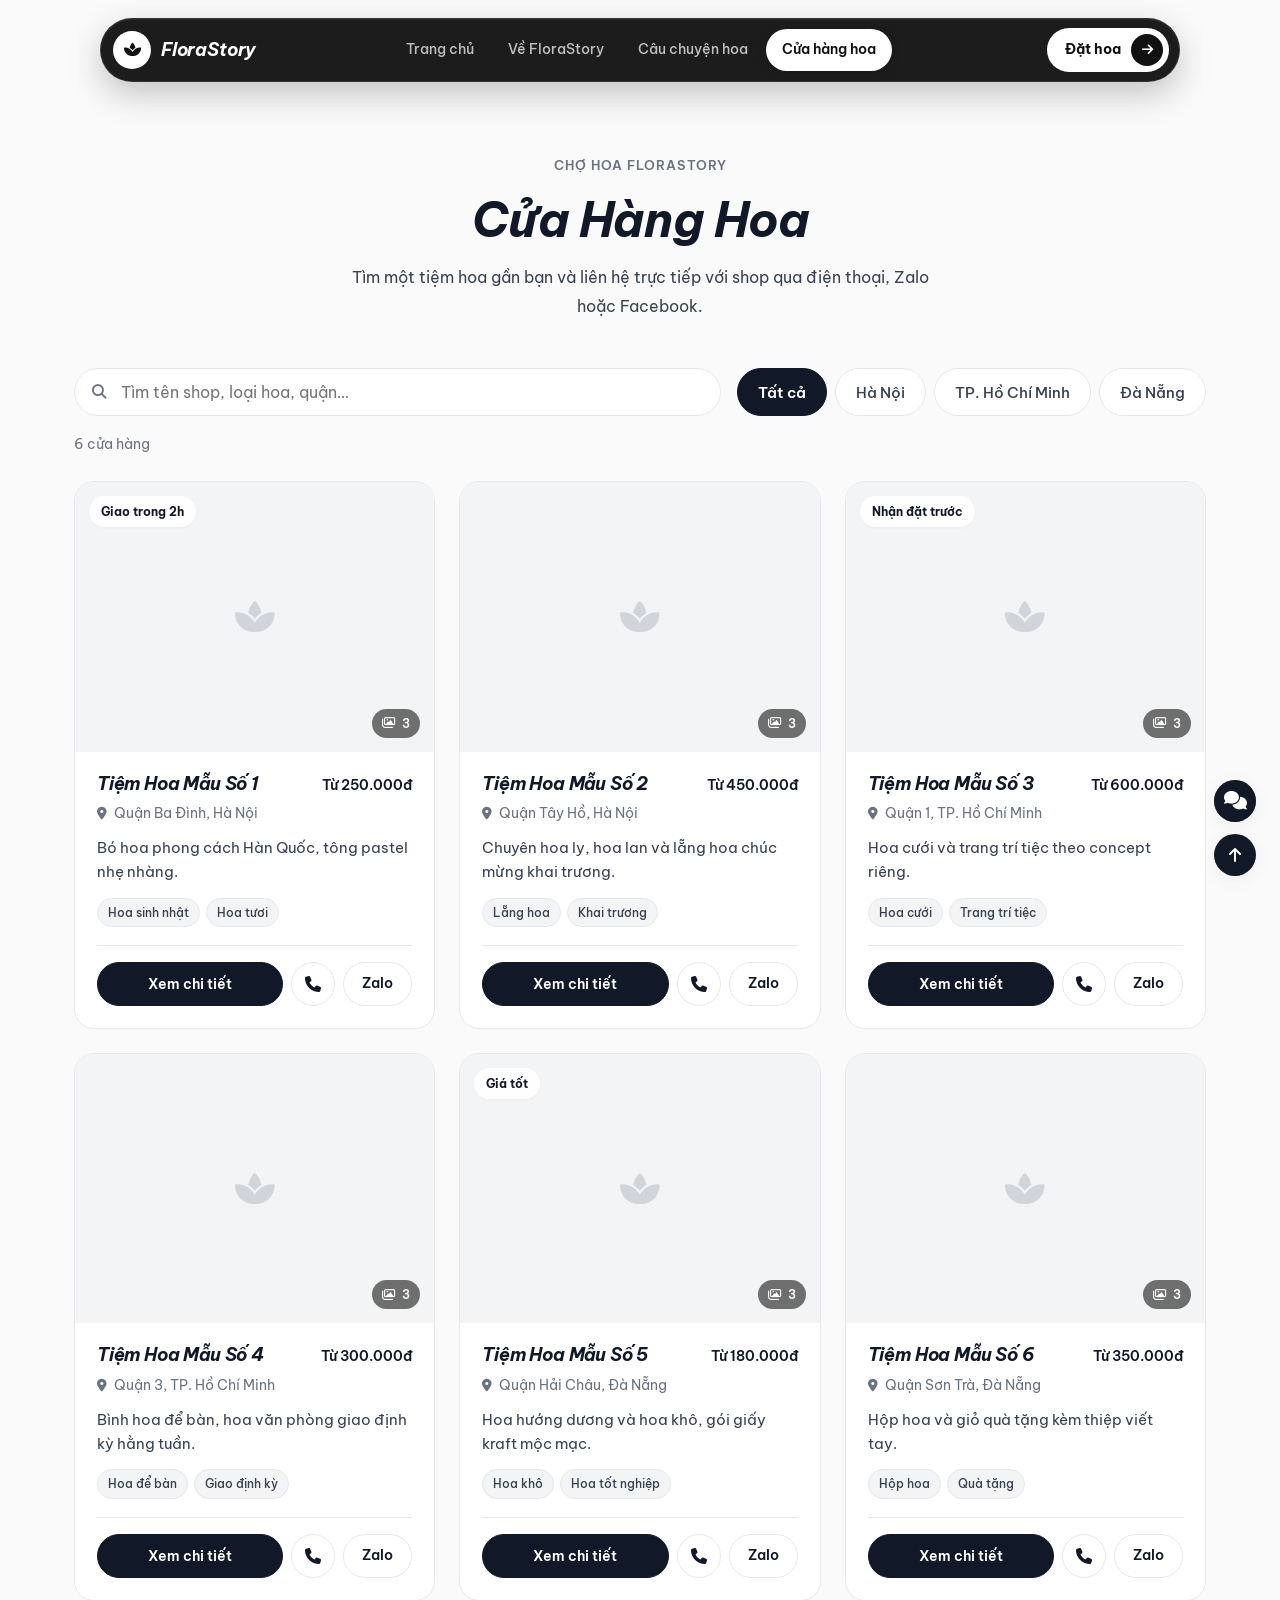
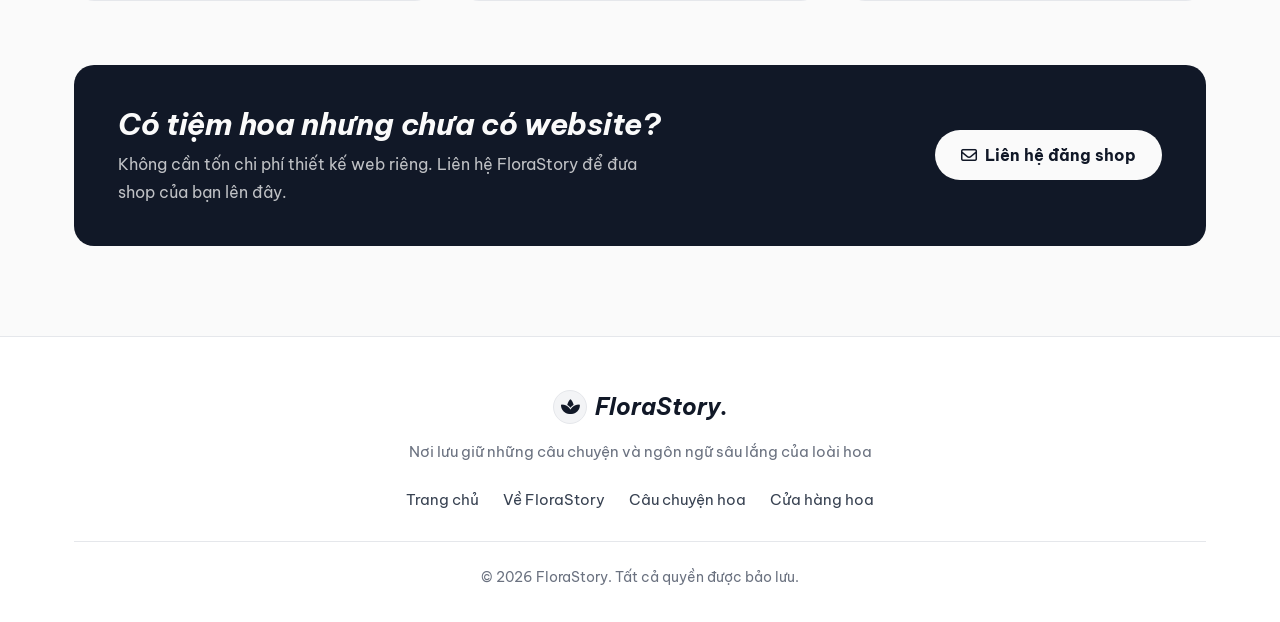
<file: shops.html>
<!DOCTYPE html>
<html lang="vi" data-theme="light">
<head>
    <meta charset="UTF-8">
    <meta name="viewport" content="width=device-width, initial-scale=1.0">
    <title>Cửa Hàng Hoa - FloraStory</title>
    <!-- Favicon -->
    <link rel="icon" href="favicon.svg" type="image/svg+xml">
    <link rel="icon" href="favicon-32.png" sizes="32x32" type="image/png">
    <link rel="apple-touch-icon" href="apple-touch-icon.png">
    <!-- Google Fonts -->
    <link rel="preconnect" href="https://fonts.googleapis.com">
    <link rel="preconnect" href="https://fonts.gstatic.com" crossorigin>
    <link href="https://fonts.googleapis.com/css2?family=Be+Vietnam+Pro:ital,wght@0,300;0,400;0,500;0,600;0,700;0,800;1,300;1,400;1,500;1,600&display=swap" rel="stylesheet">
    <!-- Font Awesome Icons -->
    <link rel="stylesheet" href="https://cdnjs.cloudflare.com/ajax/libs/font-awesome/6.4.0/css/all.min.css">
    <!-- Main Stylesheet -->
    <link rel="stylesheet" href="styles.css">
</head>
<body class="inner-page">

    <!-- Reading Progress Bar -->
    <div class="progress-container">
        <div class="progress-bar" id="progressBar"></div>
    </div>

    <!-- Pill Navbar (Light variant) -->
    <header class="hero-navbar" id="heroNavbar">
        <div class="hero-pill">
            <a href="index.html" class="hero-nav-logo" aria-label="FloraStory - Trang chủ">
                <span class="hero-logo-icon"><i class="fa-solid fa-spa"></i></span>
                <span class="hero-logo-text">FloraStory</span>
            </a>

            <nav class="hero-nav-links" id="heroNavMenu" aria-label="Menu chính">
                <span class="nav-indicator" aria-hidden="true"></span>
                <a href="index.html" class="hero-nav-link">Trang chủ</a>
                <a href="about.html" class="hero-nav-link">Về FloraStory</a>
                <a href="stories.html" class="hero-nav-link">Câu chuyện hoa</a>
                <a href="shops.html" class="hero-nav-link active" aria-current="page">Cửa hàng hoa</a>
            </nav>

            <div class="hero-nav-right">
                <a href="shops.html" class="hero-cta-btn">
                    <span>Đặt hoa</span>
                    <span class="hero-cta-icon"><i class="fa-solid fa-arrow-right"></i></span>
                </a>
                <button class="hero-mobile-btn" id="heroMobileBtn" type="button" aria-label="Mở menu" aria-expanded="false" aria-controls="heroMobileMenu">
                    <span></span><span></span>
                </button>
            </div>
        </div>

        <div class="hero-mobile-menu" id="heroMobileMenu">
            <a href="index.html" class="hero-mobile-link"><span class="mtext">Trang chủ</span></a>
            <a href="about.html" class="hero-mobile-link"><span class="mtext">Về FloraStory</span></a>
            <a href="stories.html" class="hero-mobile-link"><span class="mtext">Câu chuyện hoa</span></a>
            <a href="shops.html" class="hero-mobile-link active" aria-current="page"><span class="mtext">Cửa hàng hoa</span></a>
            <a href="shops.html" class="hero-mobile-cta">Đặt hoa ngay <i class="fa-solid fa-arrow-right"></i></a>
        </div>
    </header>

    <main class="shops-main">
        <!-- Tiêu đề trang -->
        <section class="page-header-section">
            <div class="container text-center">
                <span class="hero-subtitle-tag">Chợ hoa FloraStory</span>
                <h1 class="page-title">Cửa Hàng Hoa</h1>
                <p class="page-desc">Tìm một tiệm hoa gần bạn và liên hệ trực tiếp với shop qua điện thoại, Zalo hoặc Facebook.</p>
            </div>
        </section>

        <!-- Thanh tìm kiếm + lọc khu vực -->
        <section class="shops-toolbar-wrap">
            <div class="container">
                <div class="shops-toolbar">
                    <label class="shops-search">
                        <i class="fa-solid fa-magnifying-glass"></i>
                        <input type="search" id="shopSearch" placeholder="Tìm tên shop, loại hoa, quận…" autocomplete="off">
                    </label>
                    <div class="shops-chips" id="shopCities" role="tablist" aria-label="Lọc theo khu vực"></div>
                </div>
                <p class="shops-count" id="shopCount"></p>
            </div>
        </section>

        <!-- Danh sách shop (được tạo tự động từ shops.js) -->
        <section class="shops-list-section">
            <div class="container">
                <div class="shops-grid" id="shopGrid"></div>
                <div class="shops-empty hidden" id="shopEmpty">
                    <i class="fa-regular fa-face-frown"></i>
                    <p>Chưa tìm thấy shop phù hợp. Thử từ khóa khác hoặc chọn "Tất cả".</p>
                </div>
            </div>
        </section>

        <!-- Lời mời shop tham gia -->
        <section class="shops-join">
            <div class="container">
                <div class="shops-join-card">
                    <div>
                        <h2 class="shops-join-title">Có tiệm hoa nhưng chưa có website?</h2>
                        <p class="shops-join-text">Không cần tốn chi phí thiết kế web riêng. Liên hệ FloraStory để đưa shop của bạn lên đây.</p>
                    </div>
                    <a href="mailto:hello@florastory.vn?subject=%C4%90%C4%83ng%20k%C3%BD%20shop%20hoa" class="shops-join-btn">
                        <i class="fa-regular fa-envelope"></i> Liên hệ đăng shop
                    </a>
                </div>
            </div>
        </section>
    </main>

    <!-- Minimalist Footer -->
    <footer class="site-footer">
        <div class="container text-center">
            <div class="footer-content">
                <a href="index.html" class="brand-logo footer-logo">
                    <span class="logo-icon"><i class="fa-solid fa-spa"></i></span>
                    <span class="logo-text">FloraStory<span class="logo-dot">.</span></span>
                </a>
                <p class="footer-tagline">Nơi lưu giữ những câu chuyện và ngôn ngữ sâu lắng của loài hoa</p>
                <div class="footer-nav">
                    <a href="index.html">Trang chủ</a>
                    <a href="about.html">Về FloraStory</a>
                    <a href="stories.html">Câu chuyện hoa</a>
                    <a href="shops.html">Cửa hàng hoa</a>
                </div>
                <div class="footer-copyright">
                    <p>&copy; 2026 FloraStory. Tất cả quyền được bảo lưu.</p>
                </div>
            </div>
        </div>
    </footer>

    <!-- Floating Social Chat Widget (Bóng Chat Kết Nối Mạng Xã Hội) -->
    <div class="floating-chat-widget" id="chatWidget">
        <div class="chat-popover" id="chatPopover">
            <div class="chat-popover-header">
                <span>Kết nối FloraStory</span>
            </div>
            <div class="chat-social-links">
                <a href="https://facebook.com" target="_blank" rel="noopener noreferrer" class="social-link-item fb" title="Facebook FloraStory">
                    <i class="fa-brands fa-facebook"></i>
                    <span>Facebook</span>
                </a>
                <a href="https://instagram.com" target="_blank" rel="noopener noreferrer" class="social-link-item ig" title="Instagram FloraStory">
                    <i class="fa-brands fa-instagram"></i>
                    <span>Instagram</span>
                </a>
                <a href="https://tiktok.com" target="_blank" rel="noopener noreferrer" class="social-link-item tiktok" title="TikTok FloraStory">
                    <i class="fa-brands fa-tiktok"></i>
                    <span>TikTok</span>
                </a>
                <a href="https://threads.net" target="_blank" rel="noopener noreferrer" class="social-link-item threads" title="Threads FloraStory">
                    <svg class="social-icon-svg" viewBox="0 0 192 192" width="20" height="20" fill="currentColor">
                        <path d="M141.537 88.9883C140.71 88.5919 139.87 88.2104 139.019 87.8451C137.537 60.5382 122.616 44.905 97.5619 44.745C97.4484 44.7443 97.3355 44.7443 97.222 44.7443C82.2364 44.7443 69.7731 51.1409 62.102 62.7807L75.481 72.7335C80.8545 64.5681 89.2482 60.3444 100.485 60.3444C118.232 60.3444 123.673 73.0807 124.384 89.5445C116.899 87.8093 108.529 87.2736 99.3086 88.0055C70.932 90.2575 54.4965 106.634 55.4526 128.847C55.9189 139.684 61.6444 148.814 70.9701 153.697C79.8055 158.324 90.963 159.208 101.408 156.166C114.398 152.38 122.569 142.736 126.793 129.569C130.638 138.082 136.963 145.094 145.474 149.771L153.861 136.096C142.842 129.356 137.759 116.812 138.583 99.4173C143.125 101.815 147.247 104.704 150.849 108.069L161.761 95.8459C155.846 90.3168 149.034 85.836 141.537 88.9883ZM102.585 141.258C90.1706 144.877 78.4727 137.917 77.8927 124.425C77.3486 111.802 87.9715 102.735 105.158 101.371C110.606 100.938 116.486 101.229 122.569 102.261C120.732 127.378 112.551 138.351 102.585 141.258Z"/>
                    </svg>
                    <span>Threads</span>
                </a>
                <a href="https://pinterest.com" target="_blank" rel="noopener noreferrer" class="social-link-item pinterest" title="Pinterest FloraStory">
                    <i class="fa-brands fa-pinterest"></i>
                    <span>Pinterest</span>
                </a>
            </div>
        </div>
        
        <button class="chat-toggle-btn" id="chatToggleBtn" title="Bóng chat mạng xã hội" aria-label="Bóng chat Mạng xã hội">
            <div class="chat-icon-rotator">
                <i class="fa-solid fa-comments active"></i>
                <i class="fa-brands fa-facebook"></i>
                <i class="fa-brands fa-instagram"></i>
                <i class="fa-brands fa-tiktok"></i>
                <svg class="social-icon-svg" viewBox="0 0 192 192" width="20" height="20" fill="currentColor">
                    <path d="M141.537 88.9883C140.71 88.5919 139.87 88.2104 139.019 87.8451C137.537 60.5382 122.616 44.905 97.5619 44.745C97.4484 44.7443 97.3355 44.7443 97.222 44.7443C82.2364 44.7443 69.7731 51.1409 62.102 62.7807L75.481 72.7335C80.8545 64.5681 89.2482 60.3444 100.485 60.3444C118.232 60.3444 123.673 73.0807 124.384 89.5445C116.899 87.8093 108.529 87.2736 99.3086 88.0055C70.932 90.2575 54.4965 106.634 55.4526 128.847C55.9189 139.684 61.6444 148.814 70.9701 153.697C79.8055 158.324 90.963 159.208 101.408 156.166C114.398 152.38 122.569 142.736 126.793 129.569C130.638 138.082 136.963 145.094 145.474 149.771L153.861 136.096C142.842 129.356 137.759 116.812 138.583 99.4173C143.125 101.815 147.247 104.704 150.849 108.069L161.761 95.8459C155.846 90.3168 149.034 85.836 141.537 88.9883ZM102.585 141.258C90.1706 144.877 78.4727 137.917 77.8927 124.425C77.3486 111.802 87.9715 102.735 105.158 101.371C110.606 100.938 116.486 101.229 122.569 102.261C120.732 127.378 112.551 138.351 102.585 141.258Z"/>
                </svg>
                <i class="fa-brands fa-pinterest"></i>
            </div>
            <i class="fa-solid fa-xmark icon-close"></i>
            <span class="chat-pulse-ring"></span>
        </button>
    </div>

    <button class="back-to-top" id="backToTopBtn" title="Lên đầu trang" aria-label="Lên đầu trang">
        <i class="fa-solid fa-arrow-up"></i>
    </button>

    <script src="shops.js"></script>
    <script src="script.js"></script>
</body>
</html>
</file>
<file: styles.css>
/* ==========================================================================
   FLORASTORY - MONOCHROMATIC MINIMALIST THEME STYLESHEET (NO BLUE)
   ========================================================================== */

/* --------------------------------------------------------------------------
   1. CSS Custom Properties & Neutral Color System
   -------------------------------------------------------------------------- */
:root {
    --font-sans: 'Be Vietnam Pro', -apple-system, BlinkMacSystemFont, 'Segoe UI', Roboto, sans-serif;
    --font-serif: 'Be Vietnam Pro', -apple-system, BlinkMacSystemFont, 'Segoe UI', Roboto, sans-serif;

    /* Monochromatic Light Theme (Pure Minimalist Neutral) */
    --bg-main: #FAFAFA;
    --bg-secondary: #F3F4F6;
    --bg-card: #FFFFFF;
    --bg-glass: rgba(250, 250, 250, 0.94);

    --border-color: #E5E7EB;
    --border-hover: #D1D5DB;

    --text-primary: #111827;
    --text-secondary: #374151;
    --text-muted: #6B7280;

    --primary: #111827;            /* Solid Neutral Charcoal */
    --primary-hover: #374151;
    --primary-light: #F3F4F6;

    --accent-rose-light: #F3F4F6;
    --accent-emerald-light: #F3F4F6;
    --accent-violet-light: #F3F4F6;

    --shadow-sm: 0 1px 3px rgba(0, 0, 0, 0.04);
    --shadow-md: 0 4px 20px rgba(0, 0, 0, 0.05);
    --shadow-lg: 0 10px 30px rgba(0, 0, 0, 0.08);

    --radius-sm: 6px;
    --radius-md: 12px;
    --radius-lg: 20px;
    --radius-full: 9999px;

    --transition-fast: 0.2s cubic-bezier(0.4, 0, 0.2, 1);
    --transition-normal: 0.3s cubic-bezier(0.4, 0, 0.2, 1);
}

/* Dark Theme (Pure Neutral Dark) */
[data-theme="dark"] {
    --bg-main: #111827;
    --bg-secondary: #1F2937;
    --bg-card: #1F2937;
    --bg-glass: rgba(17, 24, 39, 0.94);

    --border-color: #374151;
    --border-hover: #4B5563;

    --text-primary: #F9FAFB;
    --text-secondary: #E5E7EB;
    --text-muted: #9CA3AF;

    --primary: #F9FAFB;
    --primary-hover: #E5E7EB;
    --primary-light: rgba(249, 250, 251, 0.1);

    --accent-rose-light: rgba(255, 255, 255, 0.1);
    --accent-emerald-light: rgba(255, 255, 255, 0.1);
    --accent-violet-light: rgba(255, 255, 255, 0.1);

    --shadow-sm: 0 1px 3px rgba(0, 0, 0, 0.2);
    --shadow-md: 0 6px 20px rgba(0, 0, 0, 0.3);
    --shadow-lg: 0 12px 32px rgba(0, 0, 0, 0.4);
}

/* --------------------------------------------------------------------------
   2. Reset & General Setup
   -------------------------------------------------------------------------- */
*, *::before, *::after {
    box-sizing: border-box;
    margin: 0;
    padding: 0;
}

html {
    scroll-behavior: smooth;
    font-size: 16px;
    -webkit-text-size-adjust: 100%;
}

@view-transition {
    navigation: auto;
}

body {
    font-family: var(--font-sans);
    font-size: 1rem;
    background-color: var(--bg-main);
    color: var(--text-primary);
    line-height: 1.75;
    transition: background-color var(--transition-normal), color var(--transition-normal), opacity 0.25s cubic-bezier(0.4, 0, 0.2, 1);
    overflow-x: hidden;
    -webkit-font-smoothing: antialiased;
    -moz-osx-font-smoothing: grayscale;
    text-rendering: optimizeLegibility;
    animation: pageFadeIn 0.3s cubic-bezier(0.4, 0, 0.2, 1) forwards;
}

h1, h2, h3, h4, h5, h6 {
    font-weight: 700;
    font-style: italic;
    line-height: 1.3;
    letter-spacing: -0.01em;
    text-wrap: balance;
    overflow-wrap: break-word;
}

.floating-chat-widget, .back-to-top, .chat-popover, .chat-toggle-btn {
    backface-visibility: hidden;
    -webkit-backface-visibility: hidden;
}

body.page-leaving {
    opacity: 0;
}

@keyframes pageFadeIn {
    from {
        opacity: 0.15;
    }
    to {
        opacity: 1;
    }
}

a {
    color: inherit;
    text-decoration: none;
    transition: color var(--transition-fast);
}

img {
    max-width: 100%;
    height: auto;
    display: block;
}

button, input {
    font-family: inherit;
    font-size: inherit;
    border: none;
    outline: none;
    background: none;
}

.container {
    width: 100%;
    max-width: 1180px;
    margin: 0 auto;
    padding: 0 24px;
}

.container-narrow {
    max-width: 820px;
}

.text-center { text-align: center; }
.flex-between { display: flex; align-items: center; justify-content: space-between; }
.hidden { display: none !important; }

/* --------------------------------------------------------------------------
   3. Top Announcement Banner
   -------------------------------------------------------------------------- */
.top-announcement-banner {
    background-color: var(--text-primary);
    color: var(--bg-main);
    padding: 8px 0;
    font-size: 0.85rem;
    font-weight: 500;
}

.top-banner-container {
    display: flex;
    align-items: center;
    justify-content: space-between;
}

.top-banner-content {
    display: flex;
    align-items: center;
    gap: 10px;
}

.top-banner-badge {
    background-color: rgba(255, 255, 255, 0.2);
    padding: 2px 8px;
    border-radius: var(--radius-full);
    font-size: 0.72rem;
    font-weight: 700;
    letter-spacing: 0.5px;
}

.top-banner-close {
    color: inherit;
    cursor: pointer;
    opacity: 0.85;
    padding: 4px 8px;
}

.top-banner-close:hover { opacity: 1; }

/* --------------------------------------------------------------------------
   4. Sticky Header Navigation (Cocoon Style)
   -------------------------------------------------------------------------- */
.progress-container {
    position: fixed;
    top: 0;
    left: 0;
    width: 100%;
    height: 3px;
    z-index: 1001;
}

.progress-bar {
    height: 100%;
    background-color: var(--text-primary);
    width: 0%;
}

.navbar-header {
    position: sticky;
    top: 0;
    background-color: var(--bg-glass);
    backdrop-filter: blur(16px);
    -webkit-backdrop-filter: blur(16px);
    border-bottom: 1px solid var(--border-color);
    z-index: 1000;
    transition: background-color var(--transition-normal);
}

.navbar-container {
    display: flex;
    align-items: center;
    justify-content: space-between;
    height: 72px;
    position: relative;
    gap: 16px;
}

.header-left {
    display: flex;
    align-items: center;
    gap: 24px;
}

.header-right {
    display: flex;
    align-items: center;
    gap: 14px;
}

.mobile-menu-btn {
    display: none;
    align-items: center;
    justify-content: center;
    width: 38px;
    height: 38px;
    border-radius: 50%;
    background-color: var(--bg-secondary);
    color: var(--text-primary);
    font-size: 1.1rem;
    cursor: pointer;
    border: 1px solid var(--border-color);
}

.brand-logo {
    display: flex;
    align-items: center;
    gap: 8px;
    font-size: 1.45rem;
    font-weight: 700;
    font-style: italic;
    color: var(--text-primary);
    font-family: var(--font-serif);
    white-space: nowrap;
}

@media (min-width: 768px) {
    .navbar-container > .brand-logo {
        position: absolute;
        left: 50%;
        transform: translateX(-50%);
        z-index: 10;
    }
}

.logo-icon {
    width: 34px;
    height: 34px;
    background: var(--bg-secondary);
    color: var(--text-primary);
    border-radius: 50%;
    border: 1px solid var(--border-color);
    display: flex;
    align-items: center;
    justify-content: center;
    font-size: 1.05rem;
}

.logo-dot { color: var(--text-primary); }

.nav-menu {
    display: flex;
    align-items: center;
    gap: 28px;
    list-style: none;
}

.nav-link {
    font-size: 0.95rem;
    font-weight: 500;
    color: var(--text-secondary);
    padding: 6px 0;
    position: relative;
    white-space: nowrap;
    transition: color 0.2s ease;
}

.nav-link:hover { color: var(--text-primary); }

.nav-link.active {
    color: var(--text-primary);
    font-weight: 600;
}

.nav-link.active::after {
    content: '';
    position: absolute;
    bottom: -2px;
    left: 0;
    width: 100%;
    height: 2px;
    background-color: var(--text-primary);
    border-radius: 2px;
}

.search-box {
    position: relative;
    display: flex;
    align-items: center;
}

.search-icon {
    position: absolute;
    left: 12px;
    color: var(--text-muted);
    font-size: 0.85rem;
    pointer-events: none;
}

.search-box input {
    width: 170px;
    padding: 8px 14px 8px 34px;
    background-color: var(--bg-secondary);
    border: 1px solid var(--border-color);
    border-radius: var(--radius-full);
    color: var(--text-primary);
    font-size: 0.88rem;
    transition: all var(--transition-normal);
}

.search-box input:focus {
    width: 210px;
    border-color: var(--text-primary);
    background-color: var(--bg-card);
}

.theme-toggle-btn {
    width: 38px;
    height: 38px;
    border-radius: 50%;
    background-color: var(--bg-secondary);
    color: var(--text-primary);
    display: flex;
    align-items: center;
    justify-content: center;
    cursor: pointer;
    border: 1px solid var(--border-color);
    transition: all var(--transition-fast);
}

.theme-toggle-btn:hover {
    border-color: var(--text-primary);
}

.icon-sun { display: block; }
.icon-moon { display: none; }
[data-theme="dark"] .icon-sun { display: none; }
[data-theme="dark"] .icon-moon { display: block; }

/* --------------------------------------------------------------------------
   5. Minimal Hero Section
   -------------------------------------------------------------------------- */
.minimal-hero-section {
    padding: 60px 0 36px;
    text-align: center;
}

.hero-subtitle-tag {
    display: inline-block;
    font-size: 0.82rem;
    font-weight: 600;
    text-transform: uppercase;
    letter-spacing: 1px;
    color: var(--text-muted);
    margin-bottom: 12px;
}

.minimal-hero-title {
    font-family: var(--font-serif);
    font-size: clamp(2rem, 4vw, 3.2rem);
    font-weight: 700;
    font-style: italic;
    line-height: 1.25;
    color: var(--text-primary);
    margin-bottom: 16px;
}

.minimal-hero-desc {
    max-width: 680px;
    margin: 0 auto;
    font-size: 1.05rem;
    color: var(--text-secondary);
    line-height: 1.7;
}

/* --------------------------------------------------------------------------
   6. Featured Story Section
   -------------------------------------------------------------------------- */
.featured-story-section {
    padding: 20px 0 50px;
}

.featured-story-card {
    display: grid;
    grid-template-columns: 1.1fr 1fr;
    gap: 40px;
    align-items: center;
    background-color: var(--bg-card);
    border: 1px solid var(--border-color);
    border-radius: var(--radius-lg);
    padding: 28px;
    box-shadow: var(--shadow-sm);
    transition: box-shadow var(--transition-normal);
}

.featured-story-card:hover {
    box-shadow: var(--shadow-md);
}

.featured-image-holder {
    position: relative;
    overflow: hidden;
    border-radius: var(--radius-md);
    height: 340px;
}

.featured-img {
    width: 100%;
    height: 100%;
    object-fit: cover;
    transition: transform 0.5s ease;
}

.featured-story-card:hover .featured-img {
    transform: scale(1.04);
}

.card-tag {
    position: absolute;
    top: 16px;
    left: 16px;
    padding: 4px 12px;
    border-radius: var(--radius-full);
    font-size: 0.78rem;
    font-weight: 600;
    background-color: var(--bg-card);
    color: var(--text-primary);
    border: 1px solid var(--border-color);
    backdrop-filter: blur(8px);
}

.card-meta {
    display: flex;
    align-items: center;
    gap: 8px;
    font-size: 0.85rem;
    color: var(--text-muted);
    margin-bottom: 12px;
}

.featured-title {
    font-family: var(--font-serif);
    font-size: clamp(1.4rem, 2.5vw, 1.9rem);
    font-weight: 700;
    font-style: italic;
    line-height: 1.35;
    margin-bottom: 14px;
}

.featured-title a:hover {
    color: var(--text-muted);
}

.featured-excerpt {
    font-size: 0.98rem;
    color: var(--text-secondary);
    margin-bottom: 24px;
    line-height: 1.7;
}

.read-more-link {
    display: inline-flex;
    align-items: center;
    gap: 8px;
    font-weight: 600;
    font-size: 0.92rem;
    color: var(--text-primary);
    transition: gap 0.2s ease;
}

.read-more-link:hover {
    gap: 12px;
}

/* --------------------------------------------------------------------------
   7. Story Grid Section
   -------------------------------------------------------------------------- */
.story-grid-section {
    padding: 40px 0 70px;
}

.section-header-flex {
    display: flex;
    align-items: flex-end;
    justify-content: space-between;
    margin-bottom: 36px;
}

.section-title {
    font-family: var(--font-serif);
    font-size: clamp(1.5rem, 2.8vw, 2.1rem);
    font-weight: 700;
    font-style: italic;
}

.section-subtitle {
    font-size: 0.92rem;
    color: var(--text-muted);
    margin-top: 4px;
}

.view-all-link {
    font-weight: 600;
    font-size: 0.9rem;
    color: var(--text-primary);
    text-decoration: underline;
}

.articles-grid {
    display: grid;
    grid-template-columns: repeat(2, 1fr);
    gap: 32px;
}

.article-card {
    background-color: var(--bg-card);
    border: 1px solid var(--border-color);
    border-radius: var(--radius-lg);
    overflow: hidden;
    display: flex;
    flex-direction: column;
    transition: transform var(--transition-normal), box-shadow var(--transition-normal);
}

.article-card:hover {
    transform: translateY(-4px);
    box-shadow: var(--shadow-md);
}

.card-img-link {
    position: relative;
    display: block;
    height: 220px;
    overflow: hidden;
}

.card-img {
    width: 100%;
    height: 100%;
    object-fit: cover;
    transition: transform 0.5s ease;
}

.article-card:hover .card-img {
    transform: scale(1.05);
}

.card-content {
    padding: 24px;
    display: flex;
    flex-direction: column;
    flex-grow: 1;
}

.card-title {
    font-family: var(--font-serif);
    font-size: 1.25rem;
    font-weight: 700;
    font-style: italic;
    line-height: 1.4;
    margin-bottom: 10px;
}

.card-title a:hover {
    color: var(--text-muted);
}

.card-excerpt {
    font-size: 0.92rem;
    color: var(--text-secondary);
    line-height: 1.65;
    margin-bottom: 18px;
}

.card-link {
    margin-top: auto;
    font-size: 0.88rem;
    font-weight: 600;
    color: var(--text-primary);
}

/* --------------------------------------------------------------------------
   8. Dedicated Page Headers & Filters
   -------------------------------------------------------------------------- */
.page-header-section {
    padding: 50px 0 30px;
}

.page-title {
    font-family: var(--font-serif);
    font-size: clamp(2.1rem, 4vw, 3rem);
    font-weight: 700;
    font-style: italic;
    margin-bottom: 12px;
}

.page-desc {
    max-width: 600px;
    margin: 0 auto 28px;
    color: var(--text-secondary);
    font-size: 1.02rem;
}

.filter-bar {
    display: flex;
    align-items: center;
    justify-content: center;
    gap: 10px;
    flex-wrap: wrap;
}

.filter-btn {
    padding: 8px 18px;
    border-radius: var(--radius-full);
    font-size: 0.88rem;
    font-weight: 500;
    background-color: var(--bg-card);
    border: 1px solid var(--border-color);
    color: var(--text-secondary);
    cursor: pointer;
    transition: all var(--transition-fast);
}

.filter-btn:hover, .filter-btn.active {
    background-color: var(--text-primary);
    color: var(--bg-card);
    border-color: var(--text-primary);
    font-weight: 600;
}

/* --------------------------------------------------------------------------
   9. Topics Showcase Page
   -------------------------------------------------------------------------- */
.topics-section {
    padding: 30px 0 70px;
}

.topics-grid {
    display: grid;
    grid-template-columns: repeat(2, 1fr);
    gap: 28px;
}

.topic-card {
    background-color: var(--bg-card);
    border: 1px solid var(--border-color);
    border-radius: var(--radius-lg);
    padding: 32px;
    transition: transform var(--transition-normal), box-shadow var(--transition-normal);
}

.topic-card:hover {
    transform: translateY(-4px);
    box-shadow: var(--shadow-md);
}

.topic-icon-box {
    width: 52px;
    height: 52px;
    border-radius: var(--radius-md);
    background-color: var(--bg-secondary);
    color: var(--text-primary);
    display: flex;
    align-items: center;
    justify-content: center;
    font-size: 1.35rem;
    margin-bottom: 20px;
    border: 1px solid var(--border-color);
}

.topic-title {
    font-family: var(--font-serif);
    font-size: 1.35rem;
    font-weight: 700;
    font-style: italic;
    margin-bottom: 8px;
}

.topic-desc {
    font-size: 0.95rem;
    color: var(--text-secondary);
    margin-bottom: 18px;
    line-height: 1.65;
}

.topic-count {
    display: block;
    font-size: 0.82rem;
    color: var(--text-muted);
    margin-bottom: 16px;
}

.topic-link {
    font-size: 0.88rem;
    font-weight: 600;
    color: var(--text-primary);
}

/* --------------------------------------------------------------------------
   10. About & Single Story Page Layout
   -------------------------------------------------------------------------- */
.about-container, .single-article-container {
    padding: 50px 0 80px;
}

.about-header, .single-header {
    margin-bottom: 32px;
}

.about-title, .single-title {
    font-family: var(--font-serif);
    font-size: clamp(1.8rem, 3.5vw, 2.6rem);
    font-weight: 700;
    font-style: italic;
    line-height: 1.3;
    margin: 12px 0 16px;
}

.about-lead, .lead-text {
    font-size: 1.1rem;
    color: var(--text-secondary);
    line-height: 1.8;
}

.about-cover-image, .single-featured-image {
    border-radius: var(--radius-lg);
    overflow: hidden;
    margin-bottom: 40px;
    max-height: 420px;
}

.about-img, .single-img {
    width: 100%;
    height: 100%;
    object-fit: cover;
}

.about-content-body h2, .single-body-content h2 {
    font-family: var(--font-serif);
    font-size: 1.55rem;
    font-weight: 700;
    font-style: italic;
    margin: 32px 0 14px;
}

.about-content-body p, .single-body-content p {
    font-size: 1.05rem;
    line-height: 1.85;
    color: var(--text-secondary);
    margin-bottom: 20px;
}

.about-values-list {
    margin: 20px 0 28px 24px;
    color: var(--text-secondary);
}

.about-values-list li {
    margin-bottom: 12px;
    line-height: 1.7;
}

.about-quote-box, .story-quote {
    background-color: var(--bg-secondary);
    border-left: 4px solid var(--text-primary);
    padding: 24px 28px;
    border-radius: 0 var(--radius-md) var(--radius-md) 0;
    margin: 36px 0;
    font-family: var(--font-serif);
    font-size: 1.15rem;
    font-style: italic;
    color: var(--text-primary);
}

.single-navigation {
    padding-top: 40px;
    border-top: 1px solid var(--border-color);
    margin-top: 50px;
    font-weight: 600;
    color: var(--text-primary);
}

/* --------------------------------------------------------------------------
   11. Minimal Footer & Back to Top
   -------------------------------------------------------------------------- */
.site-footer {
    background-color: var(--bg-card);
    border-top: 1px solid var(--border-color);
    padding: 50px 0 32px;
    margin-top: 50px;
    text-align: center;
}

.footer-content {
    display: flex;
    flex-direction: column;
    align-items: center;
    justify-content: center;
}

.footer-logo {
    position: relative !important;
    left: auto !important;
    transform: none !important;
    display: inline-flex !important;
    align-items: center;
    justify-content: center;
    margin: 0 auto 12px auto;
}

.footer-tagline {
    font-size: 0.92rem;
    color: var(--text-muted);
    margin-bottom: 24px;
    line-height: 1.6;
}

.footer-nav {
    display: flex;
    align-items: center;
    justify-content: center;
    gap: 24px;
    flex-wrap: wrap;
    margin-bottom: 28px;
    font-size: 0.92rem;
    color: var(--text-secondary);
}

.footer-nav a:hover {
    color: var(--text-primary);
}

.footer-copyright {
    font-size: 0.85rem;
    color: var(--text-muted);
    border-top: 1px solid var(--border-color);
    padding-top: 24px;
    width: 100%;
}

.back-to-top {
    position: fixed;
    bottom: 24px;
    right: 24px;
    width: 42px;
    height: 42px;
    border-radius: 50%;
    background-color: var(--text-primary);
    color: var(--bg-card);
    display: flex;
    align-items: center;
    justify-content: center;
    cursor: pointer;
    box-shadow: var(--shadow-md);
    transition: transform var(--transition-fast);
    z-index: 900;
}

.back-to-top:hover {
    transform: translateY(-3px);
}

/* --------------------------------------------------------------------------
   12. Responsive Breakpoints
   -------------------------------------------------------------------------- */
@media (max-width: 991px) {
    .mobile-menu-btn { display: flex; }

    .nav-menu {
        position: absolute;
        top: calc(100% + 8px);
        left: 20px;
        right: 20px;
        background-color: var(--bg-card);
        border: 1px solid var(--border-color);
        border-radius: var(--radius-lg);
        box-shadow: 0 16px 36px rgba(0, 0, 0, 0.14);
        padding: 18px;
        flex-direction: column;
        gap: 12px;
        opacity: 0;
        visibility: hidden;
        transform: translateY(-10px) scale(0.95);
        transition: all 0.25s cubic-bezier(0.4, 0, 0.2, 1);
        z-index: 1050;
        backdrop-filter: blur(16px);
    }

    .nav-menu.active {
        opacity: 1;
        visibility: visible;
        transform: translateY(0) scale(1);
    }

    .nav-link {
        padding: 10px 14px;
        border-radius: var(--radius-md);
        width: 100%;
    }

    .nav-link.active::after { display: none; }
    .nav-link.active { background-color: var(--bg-secondary); }

    .featured-story-card {
        grid-template-columns: 1fr;
        gap: 24px;
    }
    
    .featured-image-holder { height: 260px; }
    .articles-grid { grid-template-columns: 1fr; }
    .topics-grid { grid-template-columns: 1fr; }
}

@media (max-width: 600px) {
    .search-box { display: none; }
    .featured-story-card { padding: 18px; }
    .featured-image-holder { height: 200px; }
}

/* --------------------------------------------------------------------------
   13. Floating Social Chat Widget (Bóng Chat Kết Nối Mạng Xã Hội)
   -------------------------------------------------------------------------- */
.floating-chat-widget {
    position: fixed !important;
    bottom: 78px !important;
    right: 24px !important;
    z-index: 99999 !important;
}

.chat-toggle-btn {
    width: 42px;
    height: 42px;
    border-radius: 50%;
    background-color: var(--text-primary);
    color: var(--bg-card);
    display: flex;
    align-items: center;
    justify-content: center;
    cursor: pointer;
    box-shadow: var(--shadow-md);
    position: relative;
    border: none;
    font-size: 1.15rem;
    transition: transform var(--transition-fast), background-color var(--transition-fast);
}

.chat-toggle-btn:hover {
    transform: scale(1.08);
}

.chat-toggle-btn .icon-close {
    display: none;
    font-size: 1.1rem;
}

.chat-icon-rotator {
    position: relative;
    width: 22px;
    height: 22px;
    display: flex;
    align-items: center;
    justify-content: center;
}

.chat-icon-rotator i,
.chat-icon-rotator svg {
    position: absolute;
    top: 50%;
    left: 50%;
    transform: translate(-50%, -50%) scale(0.6);
    opacity: 0;
    transition: opacity 0.4s ease, transform 0.4s ease;
    pointer-events: none;
    fill: currentColor;
    font-size: 1.15rem;
}

.chat-icon-rotator svg {
    width: 20px;
    height: 20px;
}

.chat-icon-rotator i.active,
.chat-icon-rotator svg.active {
    opacity: 1;
    transform: translate(-50%, -50%) scale(1);
}

.floating-chat-widget.active .chat-icon-rotator {
    display: none;
}

.floating-chat-widget.active .chat-toggle-btn .icon-close {
    display: block;
}

.chat-pulse-ring {
    position: absolute;
    top: 0;
    left: 0;
    width: 100%;
    height: 100%;
    border-radius: 50%;
    border: 2px solid var(--text-primary);
    opacity: 0.5;
    animation: chatPulse 2.2s infinite ease-out;
    pointer-events: none;
}

@keyframes chatPulse {
    0% { transform: scale(1); opacity: 0.5; }
    100% { transform: scale(1.45); opacity: 0; }
}

.chat-popover {
    position: absolute;
    bottom: 56px;
    right: 0;
    width: 210px;
    background-color: var(--bg-card);
    border: 1px solid var(--border-color);
    border-radius: var(--radius-lg);
    box-shadow: 0 16px 36px rgba(0, 0, 0, 0.12);
    padding: 14px;
    opacity: 0;
    visibility: hidden;
    transform: translateY(10px) scale(0.95);
    transition: all 0.25s cubic-bezier(0.4, 0, 0.2, 1);
}

.floating-chat-widget.active .chat-popover {
    opacity: 1;
    visibility: visible;
    transform: translateY(0) scale(1);
}

.chat-popover-header {
    font-size: 0.8rem;
    font-weight: 600;
    color: var(--text-muted);
    text-transform: uppercase;
    letter-spacing: 0.5px;
    margin-bottom: 8px;
    padding-bottom: 6px;
    border-bottom: 1px solid var(--border-color);
}

.chat-social-links {
    display: flex;
    flex-direction: column;
    gap: 4px;
}

.social-link-item {
    display: flex;
    align-items: center;
    gap: 10px;
    padding: 8px 12px;
    border-radius: var(--radius-md);
    font-size: 0.88rem;
    font-weight: 500;
    color: var(--text-primary);
    transition: background-color 0.2s ease, transform 0.2s ease;
}

.social-link-item i {
    font-size: 1.15rem;
    width: 22px;
    text-align: center;
}

.social-link-item .social-icon-svg {
    width: 20px;
    height: 20px;
    flex-shrink: 0;
    fill: currentColor;
    margin: 0 1px;
}

.social-link-item:hover {
    background-color: var(--bg-secondary);
    transform: translateX(3px);
}

@media (max-width: 600px) {
    .back-to-top {
        bottom: 20px;
        right: 20px;
    }
    .floating-chat-widget {
        bottom: 72px !important;
        right: 20px !important;
    }
}

/* ==========================================================================
   14. HERO NAVBAR — Floating Pill Style (Kora-inspired, index.html only)
   ========================================================================== */

body.home-page {
    padding-top: 0;
}

.hero-navbar {
    position: fixed;
    top: 20px;
    left: 50%;
    transform: translateX(-50%);
    width: calc(100% - 40px);
    max-width: 1100px;
    z-index: 9999;
    transition: top 0.3s ease;
}

.hero-pill {
    display: flex;
    align-items: center;
    justify-content: space-between;
    gap: 16px;
    background: rgba(10, 10, 10, 0.55);
    backdrop-filter: blur(20px);
    -webkit-backdrop-filter: blur(20px);
    border: 1px solid rgba(255, 255, 255, 0.15);
    border-radius: 999px;
    padding: 10px 14px 10px 20px;
    box-shadow: 0 8px 32px rgba(0, 0, 0, 0.25);
    transition: background 0.3s ease, box-shadow 0.3s ease;
}

.hero-navbar.scrolled .hero-pill {
    background: rgba(10, 10, 10, 0.85);
    box-shadow: 0 12px 40px rgba(0, 0, 0, 0.4);
}

[data-theme="dark"] .hero-pill {
    background: rgba(5, 5, 5, 0.72);
    border-color: rgba(255, 255, 255, 0.1);
}

.hero-nav-logo {
    display: flex;
    align-items: center;
    gap: 8px;
    flex-shrink: 0;
    text-decoration: none;
}

.hero-logo-icon {
    width: 30px;
    height: 30px;
    background: rgba(255, 255, 255, 0.15);
    border-radius: 50%;
    display: flex;
    align-items: center;
    justify-content: center;
    font-size: 0.9rem;
    color: #fff;
    border: 1px solid rgba(255,255,255,0.2);
    flex-shrink: 0;
}

.hero-logo-text {
    font-size: 1.1rem;
    font-weight: 700;
    font-style: italic;
    color: #fff;
    white-space: nowrap;
    font-family: var(--font-serif);
}

.hero-logo-tm {
    font-size: 0.65rem;
    font-weight: 400;
    font-style: normal;
    vertical-align: super;
    opacity: 0.7;
    margin-left: 1px;
}

.hero-nav-links {
    display: flex;
    align-items: center;
    gap: 6px;
    flex: 1;
    justify-content: center;
}

.hero-nav-link {
    font-size: 0.88rem;
    font-weight: 500;
    color: rgba(255, 255, 255, 0.8);
    padding: 6px 12px;
    border-radius: 999px;
    white-space: nowrap;
    transition: color 0.2s ease, background 0.2s ease;
    text-decoration: none;
}

.hero-nav-link:hover {
    color: #fff;
    background: rgba(255, 255, 255, 0.1);
}

.hero-nav-link.active {
    color: #fff;
    font-weight: 600;
    background: rgba(255, 255, 255, 0.12);
}

.hero-nav-right {
    display: flex;
    align-items: center;
    gap: 10px;
    flex-shrink: 0;
}

.hero-theme-btn {
    width: 34px;
    height: 34px;
    border-radius: 50%;
    background: rgba(255, 255, 255, 0.1);
    border: 1px solid rgba(255, 255, 255, 0.15);
    color: #fff;
    display: flex;
    align-items: center;
    justify-content: center;
    cursor: pointer;
    transition: background 0.2s ease;
    font-size: 0.85rem;
}
.hero-theme-btn:hover {
    background: rgba(255, 255, 255, 0.2);
}

.hero-cta-btn {
    display: flex;
    align-items: center;
    gap: 7px;
    background: #fff;
    color: #111827;
    font-size: 0.88rem;
    font-weight: 700;
    padding: 8px 18px;
    border-radius: 999px;
    white-space: nowrap;
    text-decoration: none;
    transition: background 0.2s ease, transform 0.2s ease;
}

.hero-cta-btn:hover {
    background: #f3f4f6;
    transform: scale(1.03);
}

.hero-mobile-btn {
    display: none;
    width: 36px;
    height: 36px;
    border-radius: 50%;
    background: rgba(255, 255, 255, 0.12);
    border: 1px solid rgba(255,255,255,0.15);
    color: #fff;
    font-size: 1rem;
    cursor: pointer;
    align-items: center;
    justify-content: center;
    transition: background 0.2s ease;
    flex-shrink: 0;
}
.hero-mobile-btn:hover {
    background: rgba(255,255,255,0.2);
}

.hero-mobile-menu {
    display: flex;
    flex-direction: column;
    gap: 4px;
    background: rgba(10, 10, 10, 0.94);
    backdrop-filter: blur(20px);
    -webkit-backdrop-filter: blur(20px);
    border: 1px solid rgba(255,255,255,0.12);
    border-radius: 20px;
    padding: 16px;
    margin-top: 10px;
    opacity: 0;
    visibility: hidden;
    transform: translateY(-8px) scale(0.97);
    transition: all 0.25s cubic-bezier(0.4, 0, 0.2, 1);
}

.hero-mobile-menu.active {
    opacity: 1;
    visibility: visible;
    transform: translateY(0) scale(1);
}

.hero-mobile-link {
    font-size: 0.95rem;
    font-weight: 500;
    color: rgba(255,255,255,0.8);
    padding: 11px 16px;
    border-radius: 12px;
    text-decoration: none;
    transition: background 0.15s ease, color 0.15s ease;
}

.hero-mobile-link:hover,
.hero-mobile-link.active {
    background: rgba(255,255,255,0.1);
    color: #fff;
}

.hero-mobile-cta {
    margin-top: 8px;
    background: #fff;
    color: #111827;
    font-weight: 700;
    font-size: 0.95rem;
    padding: 12px 16px;
    border-radius: 999px;
    text-align: center;
    text-decoration: none;
    transition: background 0.2s ease;
}
.hero-mobile-cta:hover {
    background: #f3f4f6;
}

/* ==========================================================================
   15. HERO FULLBLEED — Full-Screen Banner (Kora-inspired)
   ========================================================================== */

.hero-fullbleed {
    position: relative;
    width: 100%;
    min-height: 100vh;
    overflow: hidden;
    display: flex;
    flex-direction: column;
}

.hero-bg-img {
    position: absolute;
    inset: 0;
    width: 100%;
    height: 100%;
    object-fit: cover;
    object-position: center;
    z-index: 0;
}

.hero-overlay {
    position: absolute;
    inset: 0;
    background: linear-gradient(
        105deg,
        rgba(5, 5, 5, 0.72) 0%,
        rgba(5, 5, 5, 0.45) 45%,
        rgba(5, 5, 5, 0.15) 75%,
        rgba(5, 5, 5, 0.05) 100%
    );
    z-index: 1;
}

.hero-content {
    position: relative;
    z-index: 2;
    flex: 1;
    display: flex;
    flex-direction: column;
    justify-content: space-between;
    padding: 160px 80px 50px;
    max-width: 1200px;
    width: 100%;
    margin: 0 auto;
}

.hero-content-inner {
    display: flex;
    flex-direction: column;
    gap: 32px;
    max-width: 900px;
}

.hero-tag {
    display: inline-block;
    font-size: 0.78rem;
    font-weight: 700;
    letter-spacing: 1.5px;
    text-transform: uppercase;
    color: rgba(255, 255, 255, 0.7);
    background: rgba(255, 255, 255, 0.1);
    border: 1px solid rgba(255, 255, 255, 0.2);
    padding: 5px 14px;
    border-radius: 999px;
    width: fit-content;
}

.hero-text-block {
    display: flex;
    flex-direction: column;
    gap: 18px;
}

.hero-headline {
    font-family: var(--font-serif);
    font-size: clamp(2.4rem, 4.8vw, 4.5rem);
    font-weight: 700;
    font-style: italic;
    line-height: 1.1;
    color: #fff;
    letter-spacing: -0.02em;
    margin: 0;
}

.hero-subtext {
    font-size: clamp(0.95rem, 1.5vw, 1.1rem);
    color: rgba(255, 255, 255, 0.75);
    line-height: 1.75;
    max-width: 480px;
    margin: 0;
}

.hero-cta-row {
    display: flex;
    align-items: center;
    gap: 20px;
    flex-wrap: wrap;
}

.hero-btn-primary {
    display: inline-flex;
    align-items: center;
    gap: 9px;
    background: #fff;
    color: #111827;
    font-size: 0.95rem;
    font-weight: 700;
    padding: 14px 28px;
    border-radius: 999px;
    text-decoration: none;
    transition: background 0.2s ease, transform 0.2s ease, box-shadow 0.2s ease;
    box-shadow: 0 4px 20px rgba(0,0,0,0.25);
}
.hero-btn-primary:hover {
    background: #f3f4f6;
    transform: translateY(-2px);
    box-shadow: 0 8px 28px rgba(0,0,0,0.3);
}

.hero-btn-text {
    display: inline-flex;
    align-items: center;
    gap: 8px;
    color: rgba(255,255,255,0.85);
    font-size: 0.95rem;
    font-weight: 600;
    text-decoration: none;
    padding: 14px 4px;
    transition: color 0.2s ease, gap 0.2s ease;
}
.hero-btn-text:hover {
    color: #fff;
    gap: 12px;
}

.hero-social-proof {
    display: flex;
    align-items: center;
    gap: 14px;
}

.hero-proof-avatars {
    display: flex;
    align-items: center;
}
.hero-proof-avatars img {
    width: 36px;
    height: 36px;
    border-radius: 50%;
    border: 2px solid rgba(255,255,255,0.6);
    object-fit: cover;
    margin-left: -10px;
}
.hero-proof-avatars img:first-child {
    margin-left: 0;
}

.hero-proof-text {
    font-size: 0.88rem;
    color: rgba(255,255,255,0.7);
    line-height: 1.4;
}
.hero-proof-text strong {
    color: #fff;
    font-weight: 700;
}

.hero-flower-bar {
    display: flex;
    align-items: center;
    gap: 16px;
    flex-wrap: wrap;
    padding-top: 20px;
    border-top: 1px solid rgba(255, 255, 255, 0.15);
}

.hero-flower-item {
    font-size: 0.85rem;
    font-weight: 500;
    color: rgba(255,255,255,0.55);
    display: flex;
    align-items: center;
    gap: 6px;
    transition: color 0.2s ease;
}
.hero-flower-item:hover {
    color: rgba(255,255,255,0.9);
}

.hero-flower-sep {
    color: rgba(255,255,255,0.3);
}

/* ==========================================================================
   16. FLOATING FEATURED CARD (Kora-inspired)
   ========================================================================== */

.hero-featured-card {
    position: absolute;
    bottom: 50px;
    right: 40px;
    width: 300px;
    background: rgba(255, 255, 255, 0.97);
    border-radius: 20px;
    padding: 16px;
    box-shadow: 0 24px 60px rgba(0, 0, 0, 0.3);
    z-index: 10;
    transition: transform 0.3s ease, box-shadow 0.3s ease;
}

[data-theme="dark"] .hero-featured-card {
    background: rgba(31, 41, 55, 0.97);
    border: 1px solid rgba(255,255,255,0.1);
}

.hero-featured-card:hover {
    transform: translateY(-4px);
    box-shadow: 0 32px 72px rgba(0, 0, 0, 0.35);
}

.hero-card-badge {
    display: inline-block;
    font-size: 0.72rem;
    font-weight: 700;
    letter-spacing: 0.5px;
    color: #111827;
    background: #f3f4f6;
    border-radius: 999px;
    padding: 4px 12px;
    margin-bottom: 12px;
    border: 1px solid #e5e7eb;
}

[data-theme="dark"] .hero-card-badge {
    color: #f9fafb;
    background: rgba(255,255,255,0.1);
    border-color: rgba(255,255,255,0.1);
}

.hero-card-body {
    display: flex;
    gap: 12px;
    align-items: flex-start;
    margin-bottom: 14px;
}

.hero-card-img-wrap {
    width: 64px;
    height: 64px;
    border-radius: 12px;
    overflow: hidden;
    flex-shrink: 0;
}
.hero-card-img-wrap img {
    width: 100%;
    height: 100%;
    object-fit: cover;
}

.hero-card-info {
    flex: 1;
    min-width: 0;
}

.hero-card-title {
    font-size: 0.82rem;
    font-weight: 700;
    font-style: italic;
    color: #111827;
    line-height: 1.45;
    margin: 0 0 8px 0;
    display: -webkit-box;
    -webkit-line-clamp: 3;
    -webkit-box-orient: vertical;
    overflow: hidden;
    font-family: var(--font-serif);
}

[data-theme="dark"] .hero-card-title {
    color: #f9fafb;
}

.hero-card-stats {
    display: flex;
    align-items: center;
    gap: 6px;
    font-size: 0.75rem;
    color: #6b7280;
}

[data-theme="dark"] .hero-card-stats {
    color: #9ca3af;
}

.hero-card-btn {
    display: flex;
    align-items: center;
    justify-content: center;
    gap: 8px;
    background: #111827;
    color: #fff;
    font-size: 0.82rem;
    font-weight: 700;
    padding: 10px 16px;
    border-radius: 999px;
    text-decoration: none;
    transition: background 0.2s ease, transform 0.15s ease;
    width: 100%;
}
.hero-card-btn:hover {
    background: #374151;
    transform: scale(1.02);
}

[data-theme="dark"] .hero-card-btn {
    background: #f9fafb;
    color: #111827;
}
[data-theme="dark"] .hero-card-btn:hover {
    background: #e5e7eb;
}

/* ==========================================================================
   17. RESPONSIVE — Hero Navbar + Hero Fullbleed
   ========================================================================== */

@media (max-width: 1023px) {
    .hero-navbar {
        top: 14px;
        width: calc(100% - 28px);
    }

    .hero-nav-links {
        display: none;
    }

    .hero-nav-right .hero-cta-btn {
        display: none;
    }

    .hero-mobile-btn {
        display: flex;
    }

    .hero-content {
        padding: 140px 40px 40px;
    }

    .hero-featured-card {
        width: 260px;
        right: 24px;
        bottom: 40px;
    }
}

@media (max-width: 767px) {
    .hero-navbar {
        top: 12px;
        width: calc(100% - 24px);
    }

    .hero-pill {
        padding: 8px 12px 8px 16px;
    }

    .hero-logo-text {
        font-size: 1rem;
    }

    .hero-theme-btn {
        display: none;
    }

    .hero-content {
        padding: 120px 24px 36px;
    }

    .hero-content-inner {
        gap: 24px;
        max-width: 100%;
    }

    .hero-headline {
        font-size: clamp(2rem, 8vw, 2.8rem);
    }

    .hero-subtext {
        font-size: 0.9rem;
        max-width: 100%;
    }

    .hero-cta-row {
        gap: 14px;
    }

    .hero-btn-primary {
        padding: 12px 22px;
        font-size: 0.88rem;
    }

    .hero-btn-text {
        font-size: 0.88rem;
    }

    .hero-proof-avatars img {
        width: 30px;
        height: 30px;
    }

    .hero-proof-text {
        font-size: 0.82rem;
    }

    .hero-flower-bar {
        gap: 10px;
    }

    .hero-flower-item {
        font-size: 0.78rem;
    }

    .hero-flower-sep {
        display: none;
    }

    .hero-featured-card {
        display: none;
    }
}

@media (max-width: 479px) {
    .hero-content {
        padding: 105px 16px 30px;
    }

    .hero-headline {
        font-size: clamp(1.75rem, 9vw, 2.3rem);
        line-height: 1.15;
    }

    .hero-tag {
        font-size: 0.7rem;
        padding: 4px 10px;
    }

    .hero-btn-primary {
        padding: 11px 18px;
        font-size: 0.85rem;
    }
}

/* ==========================================================================
   18. LIGHT NAVBAR — Pill variant for inner pages (white background)
   ========================================================================== */

/* Inner pages: give content space below fixed navbar */
body.inner-page {
    padding-top: 0;
}

body.inner-page main,
body.inner-page article {
    padding-top: 100px;
}

/* Light pill — overrides the dark glass */
.light-navbar .hero-pill {
    background: rgba(255, 255, 255, 0.88);
    border: 1px solid rgba(0, 0, 0, 0.09);
    box-shadow: 0 4px 24px rgba(0, 0, 0, 0.08);
}

.light-navbar.scrolled .hero-pill {
    background: rgba(255, 255, 255, 0.97);
    box-shadow: 0 6px 32px rgba(0, 0, 0, 0.12);
}

[data-theme="dark"] .light-navbar .hero-pill {
    background: rgba(17, 24, 39, 0.88);
    border-color: rgba(255, 255, 255, 0.1);
}

[data-theme="dark"] .light-navbar.scrolled .hero-pill {
    background: rgba(17, 24, 39, 0.97);
}

/* Logo text — dark for light pages */
.light-navbar .hero-logo-icon {
    background: rgba(0, 0, 0, 0.07);
    color: #111827;
    border-color: rgba(0, 0, 0, 0.1);
}

.light-navbar .hero-logo-text {
    color: #111827;
}

[data-theme="dark"] .light-navbar .hero-logo-icon {
    background: rgba(255, 255, 255, 0.1);
    color: #f9fafb;
    border-color: rgba(255, 255, 255, 0.15);
}

[data-theme="dark"] .light-navbar .hero-logo-text {
    color: #f9fafb;
}

/* Nav links — dark text */
.light-navbar .hero-nav-link {
    color: rgba(17, 24, 39, 0.65);
}

.light-navbar .hero-nav-link:hover {
    color: #111827;
    background: rgba(0, 0, 0, 0.06);
}

.light-navbar .hero-nav-link.active {
    color: #111827;
    background: rgba(0, 0, 0, 0.07);
    font-weight: 600;
}

[data-theme="dark"] .light-navbar .hero-nav-link {
    color: rgba(255, 255, 255, 0.7);
}

[data-theme="dark"] .light-navbar .hero-nav-link:hover {
    color: #fff;
    background: rgba(255, 255, 255, 0.1);
}

[data-theme="dark"] .light-navbar .hero-nav-link.active {
    color: #fff;
    background: rgba(255, 255, 255, 0.12);
}

/* Theme toggle button */
.light-navbar .hero-theme-btn {
    background: rgba(0, 0, 0, 0.06);
    border-color: rgba(0, 0, 0, 0.1);
    color: #111827;
}

.light-navbar .hero-theme-btn:hover {
    background: rgba(0, 0, 0, 0.1);
}

[data-theme="dark"] .light-navbar .hero-theme-btn {
    background: rgba(255, 255, 255, 0.1);
    border-color: rgba(255, 255, 255, 0.15);
    color: #f9fafb;
}

/* CTA button */
.light-navbar .hero-cta-btn {
    background: #111827;
    color: #fff;
}

.light-navbar .hero-cta-btn:hover {
    background: #374151;
}

[data-theme="dark"] .light-navbar .hero-cta-btn {
    background: #f9fafb;
    color: #111827;
}

[data-theme="dark"] .light-navbar .hero-cta-btn:hover {
    background: #e5e7eb;
}

/* Mobile hamburger */
.light-navbar .hero-mobile-btn {
    background: rgba(0, 0, 0, 0.06);
    border-color: rgba(0, 0, 0, 0.1);
    color: #111827;
}

.light-navbar .hero-mobile-btn:hover {
    background: rgba(0, 0, 0, 0.1);
}

[data-theme="dark"] .light-navbar .hero-mobile-btn {
    background: rgba(255, 255, 255, 0.1);
    border-color: rgba(255, 255, 255, 0.15);
    color: #f9fafb;
}

/* Mobile dropdown */
.light-navbar .hero-mobile-menu {
    background: rgba(255, 255, 255, 0.97);
    border-color: rgba(0, 0, 0, 0.09);
}

.light-navbar .hero-mobile-link {
    color: rgba(17, 24, 39, 0.75);
}

.light-navbar .hero-mobile-link:hover,
.light-navbar .hero-mobile-link.active {
    background: rgba(0, 0, 0, 0.06);
    color: #111827;
}

.light-navbar .hero-mobile-cta {
    background: #111827;
    color: #fff;
}

.light-navbar .hero-mobile-cta:hover {
    background: #374151;
}

[data-theme="dark"] .light-navbar .hero-mobile-menu {
    background: rgba(17, 24, 39, 0.97);
    border-color: rgba(255, 255, 255, 0.1);
}

[data-theme="dark"] .light-navbar .hero-mobile-link {
    color: rgba(255, 255, 255, 0.75);
}

[data-theme="dark"] .light-navbar .hero-mobile-link:hover,
[data-theme="dark"] .light-navbar .hero-mobile-link.active {
    background: rgba(255, 255, 255, 0.1);
    color: #fff;
}

[data-theme="dark"] .light-navbar .hero-mobile-cta {
    background: #f9fafb;
    color: #111827;
}

/* ==========================================================================
   19. HOMEPAGE — Nội dung riêng của trang chủ
   ========================================================================== */

/* Scroll cue (thay cho thanh danh mục hoa cũ) */
.hero-scroll-cue {
    display: inline-flex;
    flex-direction: column;
    align-items: center;
    gap: 6px;
    align-self: center;
    font-size: 0.78rem;
    font-weight: 600;
    letter-spacing: 1.5px;
    text-transform: uppercase;
    color: rgba(255, 255, 255, 0.7);
    transition: color 0.2s ease;
}
.hero-scroll-cue:hover { color: #fff; }
.hero-scroll-cue i { animation: cueBounce 1.8s ease-in-out infinite; }

@keyframes cueBounce {
    0%, 100% { transform: translateY(0); }
    50% { transform: translateY(6px); }
}

.home-section {
    padding: 96px 0;
    scroll-margin-top: 80px;
}

.home-section + .home-section {
    border-top: 1px solid var(--border-color);
}

.home-section-head {
    max-width: 620px;
    margin: 0 auto 48px;
    text-align: center;
}

.home-h2 {
    font-size: clamp(1.8rem, 3.2vw, 2.6rem);
    margin-bottom: 12px;
}

.home-lead {
    color: var(--text-secondary);
    font-size: 1.02rem;
}

/* ---- Hoa của hôm nay ---- */
.daily-card {
    display: grid;
    grid-template-columns: 260px 1fr;
    gap: 56px;
    align-items: center;
    max-width: 920px;
    margin: 0 auto;
    background-color: var(--bg-card);
    border: 1px solid var(--border-color);
    border-radius: var(--radius-lg);
    padding: 48px;
    box-shadow: var(--shadow-sm);
}

.daily-bloom {
    --bloom: #B91C1C;
    width: 100%;
    aspect-ratio: 1;
    border-radius: 50%;
    background-color: var(--bg-secondary);
    border: 1px solid var(--border-color);
    display: flex;
    align-items: center;
    justify-content: center;
    padding: 28px;
}

.bloom-svg {
    width: 100%;
    height: 100%;
    animation: bloomSpin 40s linear infinite;
}

.bloom-petals ellipse {
    fill: var(--bloom);
    stroke: var(--border-hover);
    stroke-width: 1.5;
    opacity: 0.92;
    transition: fill 0.5s ease;
}

.bloom-center {
    fill: var(--text-primary);
}

@keyframes bloomSpin {
    to { transform: rotate(360deg); }
}
.bloom-svg { transform-origin: center; }

@media (prefers-reduced-motion: reduce) {
    .bloom-svg, .hero-scroll-cue i { animation: none; }
}

.daily-info.is-changing { opacity: 0; transform: translateY(6px); }
.daily-info { transition: opacity 0.25s ease, transform 0.25s ease; }

.daily-date {
    display: block;
    font-size: 0.78rem;
    font-weight: 600;
    letter-spacing: 1px;
    text-transform: uppercase;
    color: var(--text-muted);
    margin-bottom: 8px;
}

.daily-name {
    font-size: clamp(1.8rem, 3vw, 2.4rem);
    line-height: 1.2;
}

.daily-latin {
    font-style: italic;
    color: var(--text-muted);
    margin-bottom: 16px;
}

.daily-meaning {
    font-size: 1.1rem;
    color: var(--text-primary);
    margin-bottom: 16px;
}

.daily-tags {
    display: flex;
    flex-wrap: wrap;
    gap: 8px;
    margin-bottom: 20px;
}

.daily-tag {
    font-size: 0.8rem;
    font-weight: 500;
    padding: 4px 12px;
    border-radius: var(--radius-full);
    background-color: var(--bg-secondary);
    border: 1px solid var(--border-color);
    color: var(--text-secondary);
}

.daily-tip {
    display: flex;
    gap: 10px;
    align-items: flex-start;
    font-size: 0.92rem;
    color: var(--text-secondary);
    padding: 14px 16px;
    background-color: var(--bg-secondary);
    border-radius: var(--radius-md);
    margin-bottom: 24px;
    line-height: 1.6;
}
.daily-tip i { margin-top: 4px; }

.daily-shuffle-btn {
    display: inline-flex;
    align-items: center;
    gap: 8px;
    padding: 10px 22px;
    border-radius: var(--radius-full);
    background-color: var(--text-primary);
    color: var(--bg-card);
    font-weight: 600;
    font-size: 0.92rem;
    cursor: pointer;
    transition: transform var(--transition-fast), opacity var(--transition-fast);
}
.daily-shuffle-btn:hover { transform: translateY(-2px); opacity: 0.9; }

/* ---- Ngôn ngữ sắc màu ---- */
.color-grid {
    display: grid;
    grid-template-columns: repeat(3, 1fr);
    gap: 20px;
}

.color-card {
    background-color: var(--bg-card);
    border: 1px solid var(--border-color);
    border-radius: var(--radius-lg);
    padding: 28px;
    transition: transform var(--transition-normal), box-shadow var(--transition-normal);
}
.color-card:hover {
    transform: translateY(-4px);
    box-shadow: var(--shadow-md);
}

.color-swatch {
    display: block;
    width: 44px;
    height: 44px;
    border-radius: 50%;
    background-color: var(--swatch);
    border: 1px solid var(--border-hover);
    margin-bottom: 18px;
}

.color-name {
    font-size: 1.25rem;
    margin-bottom: 6px;
}

.color-text {
    font-size: 0.95rem;
    color: var(--text-secondary);
    line-height: 1.65;
}

/* ---- Hoa theo mùa ---- */
.season-grid {
    display: grid;
    grid-template-columns: repeat(4, 1fr);
    gap: 20px;
}

.season-card {
    background-color: var(--bg-card);
    border: 1px solid var(--border-color);
    border-radius: var(--radius-lg);
    padding: 28px 24px;
}

.season-icon {
    width: 44px;
    height: 44px;
    border-radius: var(--radius-md);
    background-color: var(--bg-secondary);
    border: 1px solid var(--border-color);
    display: flex;
    align-items: center;
    justify-content: center;
    margin-bottom: 16px;
}

.season-name { font-size: 1.35rem; }

.season-months {
    display: block;
    font-size: 0.82rem;
    color: var(--text-muted);
    margin-bottom: 16px;
}

.season-list {
    list-style: none;
    border-top: 1px solid var(--border-color);
}

.season-list li {
    padding: 10px 0;
    border-bottom: 1px solid var(--border-color);
    font-size: 0.95rem;
    color: var(--text-secondary);
}
.season-list li:last-child { border-bottom: none; }

/* ---- Trích dẫn + lời mời ---- */
.home-section-quote {
    padding: 110px 0;
}

.home-quote-mark {
    font-size: 1.8rem;
    color: var(--text-muted);
    margin-bottom: 20px;
}

.home-quote {
    font-size: clamp(1.5rem, 3vw, 2.2rem);
    font-weight: 600;
    font-style: italic;
    line-height: 1.45;
    color: var(--text-primary);
    text-wrap: balance;
    margin-bottom: 36px;
}

.home-cta-link {
    display: inline-flex;
    align-items: center;
    gap: 10px;
    padding: 14px 28px;
    border-radius: var(--radius-full);
    border: 1px solid var(--text-primary);
    font-weight: 600;
    color: var(--text-primary);
    transition: background-color var(--transition-fast), color var(--transition-fast), gap var(--transition-fast);
}
.home-cta-link:hover {
    background-color: var(--text-primary);
    color: var(--bg-card);
    gap: 14px;
}

/* ---- Responsive ---- */
@media (max-width: 991px) {
    .daily-card {
        grid-template-columns: 1fr;
        gap: 32px;
        padding: 32px;
        text-align: center;
    }
    .daily-bloom { max-width: 220px; margin: 0 auto; }
    .daily-tags { justify-content: center; }
    .daily-tip { text-align: left; }
    .color-grid { grid-template-columns: repeat(2, 1fr); }
    .season-grid { grid-template-columns: repeat(2, 1fr); }
}

@media (max-width: 600px) {
    .home-section { padding: 64px 0; }
    .home-section-head { margin-bottom: 32px; }
    .daily-card { padding: 24px 18px; }
    .color-grid { gap: 12px; }
    .color-card { padding: 20px; }
    .season-grid { grid-template-columns: 1fr; }
}

/* ==========================================================================
   20. Navbar đồng bộ — trang con dùng đúng màu pill đen của trang chủ
   ========================================================================== */
body.inner-page .hero-pill,
body.inner-page .hero-navbar.scrolled .hero-pill {
    background: rgba(10, 10, 10, 0.93);
    border-color: rgba(255, 255, 255, 0.15);
}
[data-theme="dark"] body.inner-page .hero-pill {
    background: rgba(5, 5, 5, 0.88);
    border-color: rgba(255, 255, 255, 0.1);
}

/* ==========================================================================
   21. HERO SLIDESHOW — trang chủ
   ========================================================================== */
.hero-slides {
    position: absolute;
    inset: 0;
    z-index: 0;
    overflow: hidden;
    background: #111;
}

.hero-slide {
    position: absolute;
    inset: 0;
    width: 100%;
    height: 100%;
    object-fit: cover;
    opacity: 0;
    transform: scale(1.08);
    transition: opacity 1.2s ease, transform 7s ease-out;
}

.hero-slide.is-active {
    opacity: 1;
    transform: scale(1);
}

.hero-slide-texts {
    display: grid;
}

.hero-slide-text {
    grid-area: 1 / 1;
    opacity: 0;
    transform: translateY(16px);
    transition: opacity 0.7s ease, transform 0.7s ease;
    pointer-events: none;
}

.hero-slide-text.is-active {
    opacity: 1;
    transform: translateY(0);
    transition-delay: 0.25s;
    pointer-events: auto;
}

.hero-slider-bar {
    display: flex;
    align-items: center;
    justify-content: center;
    gap: 24px;
    padding-top: 22px;
    border-top: 1px solid rgba(255, 255, 255, 0.18);
    color: #fff;
}

.hero-counter {
    font-size: 0.85rem;
    font-weight: 600;
    letter-spacing: 1px;
    color: rgba(255, 255, 255, 0.6);
    font-variant-numeric: tabular-nums;
    white-space: nowrap;
}
.hero-counter #heroCurrent { color: #fff; }

.hero-dots {
    display: flex;
    gap: 8px;
    flex: 1;
    max-width: 360px;
}

.hero-dot {
    flex: 1;
    height: 24px;
    display: flex;
    align-items: center;
    cursor: pointer;
    padding: 0;
}

.hero-dot span {
    position: relative;
    display: block;
    width: 100%;
    height: 3px;
    border-radius: 3px;
    background: rgba(255, 255, 255, 0.25);
    overflow: hidden;
}

.hero-dot span::after {
    content: '';
    position: absolute;
    inset: 0;
    background: #fff;
    transform: scaleX(0);
    transform-origin: left;
}

.hero-dot.is-done span::after { transform: scaleX(1); }

.hero-dot.is-active span::after {
    animation: heroDotFill var(--hero-interval, 6s) linear forwards;
}

.hero-slider.is-paused .hero-dot.is-active span::after {
    animation-play-state: paused;
}

@keyframes heroDotFill {
    from { transform: scaleX(0); }
    to { transform: scaleX(1); }
}

@media (max-width: 767px) {
    .hero-slider-bar { gap: 14px; }
    .hero-dots { max-width: none; }
    .hero-slider-bar { padding-left: 56px; padding-right: 56px; } /* chừa chỗ cho nút chat & lên đầu trang */
}

@media (prefers-reduced-motion: reduce) {
    .hero-slide, .hero-slide-text { transition: opacity 0.3s ease; transform: none !important; }
    .hero-dot.is-active span::after { animation: none; transform: scaleX(1); }
}

/* ==========================================================================
   22. TRANG CỬA HÀNG HOA (shops.html)
   ========================================================================== */
.shops-main .page-header-section { padding-bottom: 12px; }

.shops-toolbar-wrap { padding: 8px 0 8px; }

.shops-toolbar {
    display: flex;
    align-items: center;
    gap: 16px;
    flex-wrap: wrap;
}

.shops-search {
    position: relative;
    flex: 1 1 320px;
    display: flex;
    align-items: center;
}

.shops-search i {
    position: absolute;
    left: 18px;
    color: var(--text-muted);
    font-size: 0.9rem;
    pointer-events: none;
}

.shops-search input {
    width: 100%;
    height: 48px;
    padding: 0 18px 0 46px;
    border-radius: var(--radius-full);
    border: 1px solid var(--border-color);
    background-color: var(--bg-card);
    color: var(--text-primary);
    font-size: 16px; /* 16px để iPhone không tự phóng to */
    transition: border-color var(--transition-fast), box-shadow var(--transition-fast);
}

.shops-search input:focus {
    border-color: var(--text-primary);
    box-shadow: 0 0 0 3px var(--primary-light);
}

.shops-chips {
    display: flex;
    gap: 8px;
    overflow-x: auto;
    scrollbar-width: none;
    -webkit-overflow-scrolling: touch;
}
.shops-chips::-webkit-scrollbar { display: none; }

.shops-chip {
    flex-shrink: 0;
    height: 48px;
    padding: 0 20px;
    border-radius: var(--radius-full);
    border: 1px solid var(--border-color);
    background-color: var(--bg-card);
    color: var(--text-secondary);
    font-weight: 500;
    font-size: 0.92rem;
    cursor: pointer;
    white-space: nowrap;
    transition: all var(--transition-fast);
}

.shops-chip:hover { border-color: var(--text-primary); color: var(--text-primary); }

.shops-chip.is-active {
    background-color: var(--text-primary);
    border-color: var(--text-primary);
    color: var(--bg-card);
    font-weight: 600;
}

.shops-count {
    margin-top: 16px;
    font-size: 0.88rem;
    color: var(--text-muted);
}

.shops-list-section { padding: 16px 0 64px; }

.shops-grid {
    display: grid;
    grid-template-columns: repeat(3, 1fr);
    gap: 24px;
}

.shop-card {
    display: flex;
    flex-direction: column;
    background-color: var(--bg-card);
    border: 1px solid var(--border-color);
    border-radius: var(--radius-lg);
    overflow: hidden;
    transition: transform var(--transition-normal), box-shadow var(--transition-normal);
}

.shop-card:hover {
    transform: translateY(-4px);
    box-shadow: var(--shadow-md);
}

.shop-media {
    position: relative;
    aspect-ratio: 4 / 3;
    background-color: var(--bg-secondary);
    display: flex;
    align-items: center;
    justify-content: center;
    overflow: hidden;
}

.shop-media img {
    position: absolute;
    inset: 0;
    width: 100%;
    height: 100%;
    object-fit: cover;
    z-index: 1;
    transition: transform 0.5s ease;
}

.shop-card:hover .shop-media img { transform: scale(1.05); }

.shop-media-fallback {
    font-size: 2.2rem;
    color: var(--border-hover);
}

.shop-badge {
    position: absolute;
    top: 14px;
    left: 14px;
    z-index: 2;
    padding: 5px 12px;
    border-radius: var(--radius-full);
    background: rgba(255, 255, 255, 0.95);
    color: #111827;
    font-size: 0.76rem;
    font-weight: 700;
    box-shadow: var(--shadow-sm);
}

.shop-body {
    display: flex;
    flex-direction: column;
    flex: 1;
    padding: 20px 22px 22px;
}

.shop-head {
    display: flex;
    align-items: baseline;
    justify-content: space-between;
    gap: 12px;
    margin-bottom: 4px;
}

.shop-name {
    font-size: 1.15rem;
    line-height: 1.35;
}

.shop-price {
    flex-shrink: 0;
    font-size: 0.85rem;
    font-weight: 600;
    color: var(--text-primary);
}

.shop-loc {
    font-size: 0.88rem;
    color: var(--text-muted);
    margin-bottom: 10px;
}
.shop-loc i { margin-right: 4px; font-size: 0.8rem; }

.shop-desc {
    font-size: 0.93rem;
    color: var(--text-secondary);
    line-height: 1.6;
    margin-bottom: 14px;
}

.shop-tags {
    display: flex;
    flex-wrap: wrap;
    gap: 6px;
    margin-bottom: 18px;
}

.shop-tags span {
    font-size: 0.76rem;
    font-weight: 500;
    padding: 3px 10px;
    border-radius: var(--radius-full);
    background-color: var(--bg-secondary);
    color: var(--text-secondary);
    border: 1px solid var(--border-color);
}

.shop-actions {
    margin-top: auto;
    display: flex;
    align-items: center;
    gap: 8px;
    padding-top: 16px;
    border-top: 1px solid var(--border-color);
}

.shop-btn {
    display: inline-flex;
    align-items: center;
    justify-content: center;
    gap: 7px;
    height: 44px;
    padding: 0 18px;
    border-radius: var(--radius-full);
    border: 1px solid var(--border-color);
    font-size: 0.9rem;
    font-weight: 600;
    color: var(--text-primary);
    transition: all var(--transition-fast);
}

.shop-btn:hover { border-color: var(--text-primary); }

.shop-btn-primary {
    flex: 1;
    background-color: var(--text-primary);
    border-color: var(--text-primary);
    color: var(--bg-card);
}
.shop-btn-primary:hover { opacity: 0.88; }

.shop-icons {
    display: flex;
    gap: 6px;
    margin-left: auto;
}

.shop-icon-btn {
    width: 44px;
    height: 44px;
    border-radius: 50%;
    display: flex;
    align-items: center;
    justify-content: center;
    border: 1px solid var(--border-color);
    color: var(--text-secondary);
    transition: all var(--transition-fast);
}
.shop-icon-btn:hover { color: var(--text-primary); border-color: var(--text-primary); }

.shops-empty {
    text-align: center;
    padding: 60px 20px;
    color: var(--text-muted);
}
.shops-empty i { font-size: 2rem; margin-bottom: 12px; }

.shops-join { padding: 0 0 40px; }

.shops-join-card {
    display: flex;
    align-items: center;
    justify-content: space-between;
    gap: 24px;
    padding: 40px 44px;
    border-radius: var(--radius-lg);
    background-color: var(--text-primary);
    color: var(--bg-main);
}

.shops-join-title {
    font-size: clamp(1.4rem, 2.6vw, 1.9rem);
    margin-bottom: 6px;
}

.shops-join-text {
    opacity: 0.75;
    max-width: 520px;
}

.shops-join-btn {
    flex-shrink: 0;
    display: inline-flex;
    align-items: center;
    gap: 8px;
    height: 50px;
    padding: 0 26px;
    border-radius: var(--radius-full);
    background-color: var(--bg-main);
    color: var(--text-primary);
    font-weight: 700;
    transition: transform var(--transition-fast);
}
.shops-join-btn:hover { transform: translateY(-2px); }

/* iPad */
@media (max-width: 1023px) {
    .shops-grid { grid-template-columns: repeat(2, 1fr); gap: 20px; }
}

/* Điện thoại */
@media (max-width: 640px) {
    .shops-toolbar { gap: 12px; }
    .shops-search { flex-basis: 100%; }
    .shops-chips { margin: 0 -24px; padding: 0 24px; }
    .shops-chip { height: 40px; padding: 0 16px; }
    .shops-grid { grid-template-columns: 1fr; gap: 16px; }
    .shop-body { padding: 18px; }
    .shops-join-card {
        flex-direction: column;
        align-items: flex-start;
        padding: 28px 24px;
    }
    .shops-join-btn { width: 100%; justify-content: center; }
}

/* Thẻ bài viết / thẻ shop là <article> — không nhận padding-top 100px của trang con */
body.inner-page .article-card,
body.inner-page .shop-card {
    padding-top: 0;
}

/* ==========================================================================
   23. CHI TIẾT SHOP — thẻ bấm được + popup
   ========================================================================== */
.shop-card { cursor: pointer; }
.shop-card:focus-visible { outline: 2px solid var(--text-primary); outline-offset: 3px; }

.shop-photo-count {
    position: absolute;
    right: 14px;
    bottom: 14px;
    z-index: 2;
    display: inline-flex;
    align-items: center;
    gap: 6px;
    padding: 4px 10px;
    border-radius: var(--radius-full);
    background: rgba(0, 0, 0, 0.55);
    color: #fff;
    font-size: 0.75rem;
    font-weight: 600;
    backdrop-filter: blur(6px);
}

.shop-more {
    display: inline-flex;
    align-items: center;
    gap: 6px;
    font-size: 0.88rem;
    font-weight: 600;
    color: var(--text-primary);
    margin: -4px 0 14px;
    transition: gap var(--transition-fast);
}
.shop-card:hover .shop-more { gap: 10px; }

/* ---- Popup ---- */
html.shop-modal-lock, html.shop-modal-lock body { overflow: hidden; }
.shop-modal[hidden] { display: none !important; }

.shop-modal {
    position: fixed;
    inset: 0;
    z-index: 100000;
    display: flex;
    align-items: center;
    justify-content: center;
    padding: 24px;
    visibility: hidden;
    pointer-events: none;
}

.shop-modal.is-open { visibility: visible; pointer-events: auto; }

.shop-modal-backdrop {
    position: absolute;
    inset: 0;
    background: rgba(0, 0, 0, 0.55);
    backdrop-filter: blur(4px);
    opacity: 0;
    transition: opacity 0.25s ease;
}
.shop-modal.is-open .shop-modal-backdrop { opacity: 1; }

.shop-modal-panel {
    position: relative;
    width: 100%;
    max-width: 760px;
    max-height: calc(100vh - 48px);
    max-height: calc(100dvh - 48px);
    display: flex;
    flex-direction: column;
    background-color: var(--bg-card);
    border-radius: var(--radius-lg);
    overflow: hidden;
    box-shadow: 0 30px 80px rgba(0, 0, 0, 0.35);
    opacity: 0;
    transform: translateY(20px) scale(0.98);
    transition: opacity 0.25s ease, transform 0.3s cubic-bezier(0.2, 0.8, 0.2, 1);
}
.shop-modal.is-open .shop-modal-panel { opacity: 1; transform: none; }

.shop-modal-close {
    position: absolute;
    top: 14px;
    right: 14px;
    z-index: 5;
    width: 40px;
    height: 40px;
    border-radius: 50%;
    background: rgba(255, 255, 255, 0.95);
    color: #111827;
    display: flex;
    align-items: center;
    justify-content: center;
    font-size: 1.05rem;
    cursor: pointer;
    box-shadow: var(--shadow-md);
}

.shop-modal-scroll {
    overflow-y: auto;
    overscroll-behavior: contain;
    -webkit-overflow-scrolling: touch;
    flex: 1;
}

.shop-modal-footer {
    display: flex;
    align-items: center;
    gap: 8px;
    padding: 14px 24px;
    padding-bottom: calc(14px + env(safe-area-inset-bottom));
    border-top: 1px solid var(--border-color);
    background-color: var(--bg-card);
}
.shop-modal-footer:empty { display: none; }

/* Gallery vuốt ngang */
.sd-gallery { position: relative; background-color: var(--bg-secondary); }

.sd-track {
    display: flex;
    overflow-x: auto;
    scroll-snap-type: x mandatory;
    scrollbar-width: none;
}
.sd-track::-webkit-scrollbar { display: none; }

.sd-slide {
    position: relative;
    flex: 0 0 100%;
    height: min(46vw, 340px);
    scroll-snap-align: start;
    display: flex;
    align-items: center;
    justify-content: center;
}

.sd-slide img, .sd-product-img img {
    position: absolute;
    inset: 0;
    width: 100%;
    height: 100%;
    object-fit: cover;
    z-index: 1;
}

.sd-dots {
    position: absolute;
    left: 0;
    right: 0;
    bottom: 12px;
    z-index: 2;
    display: flex;
    justify-content: center;
    gap: 6px;
}

.sd-dot {
    width: 8px;
    height: 8px;
    border-radius: 999px;
    background: rgba(255, 255, 255, 0.55);
    cursor: pointer;
    transition: width 0.25s ease, background 0.25s ease;
}
.sd-dot.is-active { width: 22px; background: #fff; }

.sd-content { padding: 26px 28px 8px; }

.sd-badge {
    display: inline-block;
    font-size: 0.75rem;
    font-weight: 700;
    padding: 4px 12px;
    border-radius: var(--radius-full);
    background-color: var(--bg-secondary);
    border: 1px solid var(--border-color);
    margin-bottom: 10px;
}

.sd-title { font-size: clamp(1.5rem, 3vw, 2rem); line-height: 1.25; }

.sd-meta {
    display: flex;
    flex-wrap: wrap;
    align-items: center;
    justify-content: space-between;
    gap: 8px 16px;
    margin: 6px 0 14px;
    color: var(--text-muted);
    font-size: 0.92rem;
}
.sd-meta i { margin-right: 4px; }

.sd-price { color: var(--text-primary); font-weight: 700; }

.sd-header .shop-tags { margin-bottom: 0; }

.sd-section {
    padding: 22px 0;
    border-top: 1px solid var(--border-color);
    margin-top: 22px;
}
.sd-section + .sd-section { margin-top: 0; }

.sd-h {
    font-size: 1.05rem;
    font-style: normal;
    margin-bottom: 12px;
}

.sd-text { color: var(--text-secondary); line-height: 1.75; }

.sd-products {
    display: grid;
    grid-template-columns: repeat(3, 1fr);
    gap: 14px;
}

.sd-product-img {
    position: relative;
    aspect-ratio: 1;
    border-radius: var(--radius-md);
    overflow: hidden;
    background-color: var(--bg-secondary);
    display: flex;
    align-items: center;
    justify-content: center;
    margin-bottom: 8px;
}

.sd-product-name { font-size: 0.92rem; font-weight: 600; line-height: 1.4; }
.sd-product-price { font-size: 0.85rem; color: var(--text-muted); }

.sd-info { list-style: none; display: flex; flex-direction: column; gap: 14px; }

.sd-info li { display: flex; gap: 14px; align-items: flex-start; }

.sd-info-icon {
    flex-shrink: 0;
    width: 38px;
    height: 38px;
    border-radius: var(--radius-md);
    background-color: var(--bg-secondary);
    border: 1px solid var(--border-color);
    display: flex;
    align-items: center;
    justify-content: center;
    font-size: 0.9rem;
}

.sd-info strong { display: block; font-size: 0.9rem; }
.sd-info p { font-size: 0.92rem; color: var(--text-secondary); line-height: 1.6; }
.sd-info a { text-decoration: underline; color: var(--text-primary); }

.sd-services {
    list-style: none;
    display: grid;
    grid-template-columns: repeat(2, 1fr);
    gap: 10px 20px;
}
.sd-services li { font-size: 0.93rem; color: var(--text-secondary); }
.sd-services i { margin-right: 8px; font-size: 0.8rem; color: var(--text-primary); }

/* Điện thoại: popup trượt lên từ đáy, gần toàn màn hình */
@media (max-width: 640px) {
    .shop-modal { padding: 0; align-items: flex-end; }
    .shop-modal-panel {
        max-width: none;
        max-height: 94vh;
        max-height: 94dvh;
        border-radius: 22px 22px 0 0;
        transform: translateY(100%);
    }
    .sd-slide { height: 62vw; }
    .sd-content { padding: 22px 18px 4px; }
    .sd-products { grid-template-columns: repeat(2, 1fr); gap: 12px; }
    .sd-services { grid-template-columns: 1fr; }
    .shop-modal-footer { padding-left: 16px; padding-right: 16px; }
}

@media (prefers-reduced-motion: reduce) {
    .shop-modal-panel, .shop-modal-backdrop { transition: none; }
}

/* ==========================================================================
   24. NAVBAR MỚI — pill đen, thanh trượt trắng, thu gọn khi cuộn
   (ghi đè các kiểu navbar cũ ở trên)
   ========================================================================== */
.hero-navbar,
body.inner-page .hero-navbar {
    top: 18px;
    width: calc(100% - 40px);
    max-width: 1080px;
    transition: top 0.4s cubic-bezier(0.2, 0.8, 0.2, 1), max-width 0.4s cubic-bezier(0.2, 0.8, 0.2, 1);
}

.hero-navbar.scrolled,
body.inner-page .hero-navbar.scrolled { top: 10px; max-width: 1000px; }

.hero-pill,
body.inner-page .hero-pill,
.hero-navbar.scrolled .hero-pill,
body.inner-page .hero-navbar.scrolled .hero-pill {
    display: grid;
    grid-template-columns: 1fr auto 1fr;
    align-items: center;
    gap: 16px;
    height: 64px;
    padding: 0 10px 0 12px;
    border-radius: 999px;
    background: rgba(14, 14, 14, 0.78);
    border: 1px solid rgba(255, 255, 255, 0.1);
    backdrop-filter: blur(22px) saturate(160%);
    -webkit-backdrop-filter: blur(22px) saturate(160%);
    box-shadow: 0 12px 34px rgba(0, 0, 0, 0.22), inset 0 1px 0 rgba(255, 255, 255, 0.06);
    transition: height 0.4s cubic-bezier(0.2, 0.8, 0.2, 1), background 0.3s ease, box-shadow 0.3s ease;
}

body.inner-page .hero-pill { background: rgba(14, 14, 14, 0.94); }

.hero-navbar.scrolled .hero-pill,
body.inner-page .hero-navbar.scrolled .hero-pill {
    height: 56px;
    background: rgba(14, 14, 14, 0.94);
    box-shadow: 0 16px 40px rgba(0, 0, 0, 0.28), inset 0 1px 0 rgba(255, 255, 255, 0.06);
}

/* Logo */
.hero-nav-logo { justify-self: start; gap: 10px; }

.hero-logo-icon {
    width: 38px;
    height: 38px;
    background: #fff;
    color: #111;
    border: none;
    font-size: 0.95rem;
    transition: transform 0.4s cubic-bezier(0.2, 0.8, 0.2, 1);
}
.hero-nav-logo:hover .hero-logo-icon { transform: rotate(-20deg) scale(1.05); }

.hero-logo-text {
    font-size: 1.12rem;
    letter-spacing: -0.01em;
    color: #fff;
}

/* Nhóm link ở giữa */
.hero-nav-links {
    position: relative;
    flex: none;
    display: flex;
    align-items: center;
    gap: 2px;
    padding: 4px;
    border-radius: 999px;
    background: rgba(255, 255, 255, 0.06);
    border: 1px solid rgba(255, 255, 255, 0.06);
}

.nav-indicator {
    position: absolute;
    top: 4px;
    left: 0;
    height: calc(100% - 8px);
    width: 0;
    border-radius: 999px;
    background: #fff;
    opacity: 0;
    box-shadow: 0 2px 10px rgba(0, 0, 0, 0.2);
    transition: transform 0.35s cubic-bezier(0.2, 0.8, 0.2, 1), width 0.35s cubic-bezier(0.2, 0.8, 0.2, 1), opacity 0.2s ease;
    pointer-events: none;
}

.hero-nav-link,
.hero-nav-link:hover,
.hero-nav-link.active {
    position: relative;
    z-index: 1;
    padding: 8px 16px;
    font-size: 0.9rem;
    font-weight: 500;
    color: rgba(255, 255, 255, 0.72);
    background: transparent;
    border-radius: 999px;
    transition: color 0.25s ease;
}

.hero-nav-link:hover { color: #fff; }

/* Khi chưa có JS: link hiện tại có nền trắng */
.hero-nav-links:not(.has-indicator) .hero-nav-link.active { background: #fff; color: #111; font-weight: 600; }

.hero-nav-links.has-indicator .hero-nav-link.is-lit { color: #111; }
.hero-nav-links.has-indicator .hero-nav-link.active { font-weight: 600; }

/* Bên phải */
.hero-nav-right { justify-self: end; gap: 8px; }

.hero-cta-btn,
.hero-cta-btn:hover {
    display: inline-flex;
    align-items: center;
    gap: 10px;
    height: 44px;
    padding: 0 6px 0 18px;
    background: #fff;
    color: #111;
    font-size: 0.9rem;
    font-weight: 700;
    border-radius: 999px;
    transform: none;
}

.hero-cta-icon {
    width: 32px;
    height: 32px;
    border-radius: 50%;
    background: #111;
    color: #fff;
    display: flex;
    align-items: center;
    justify-content: center;
    font-size: 0.8rem;
    transition: transform 0.3s cubic-bezier(0.2, 0.8, 0.2, 1);
}
.hero-cta-btn:hover .hero-cta-icon { transform: rotate(-45deg); }

.hero-navbar.scrolled .hero-cta-btn { height: 40px; }
.hero-navbar.scrolled .hero-cta-icon { width: 28px; height: 28px; }

/* Nút menu điện thoại: 2 vạch → dấu X */
.hero-mobile-btn {
    position: relative;
    width: 44px;
    height: 44px;
    border-radius: 50%;
    background: rgba(255, 255, 255, 0.1);
    border: 1px solid rgba(255, 255, 255, 0.12);
    flex-direction: column;
    gap: 5px;
}

.hero-mobile-btn span {
    display: block;
    width: 18px;
    height: 2px;
    border-radius: 2px;
    background: #fff;
    transition: transform 0.3s cubic-bezier(0.2, 0.8, 0.2, 1);
}

.hero-mobile-btn.is-open span:nth-child(1) { transform: translateY(3.5px) rotate(45deg); }
.hero-mobile-btn.is-open span:nth-child(2) { transform: translateY(-3.5px) rotate(-45deg); }

/* Menu thả xuống trên điện thoại / iPad */
.hero-mobile-menu {
    display: none;
    flex-direction: column;
    gap: 0;
    margin-top: 10px;
    padding: 8px;
    border-radius: 26px;
    background: rgba(14, 14, 14, 0.96);
    border: 1px solid rgba(255, 255, 255, 0.1);
    box-shadow: 0 24px 50px rgba(0, 0, 0, 0.3);
}

.hero-mobile-link,
.hero-mobile-link:hover {
    display: flex;
    align-items: center;
    gap: 14px;
    padding: 16px 16px;
    border-radius: 18px;
    font-size: 1.08rem;
    font-weight: 600;
    color: rgba(255, 255, 255, 0.85);
    background: transparent;
    opacity: 0;
    transform: translateY(-6px);
    transition: opacity 0.3s ease, transform 0.3s ease, background 0.2s ease;
}

.hero-mobile-link + .hero-mobile-link { border-top: 1px solid rgba(255, 255, 255, 0.07); }
.hero-mobile-link:hover { background: rgba(255, 255, 255, 0.06); }

.hero-mobile-link .mnum {
    font-size: 0.75rem;
    font-weight: 600;
    color: rgba(255, 255, 255, 0.35);
    font-variant-numeric: tabular-nums;
}

.hero-mobile-link .mtext { flex: 1; }

.hero-mobile-link i {
    font-size: 0.8rem;
    color: rgba(255, 255, 255, 0.35);
    transition: transform 0.2s ease;
}

.hero-mobile-link.active { color: #fff; }
.hero-mobile-link.active .mnum,
.hero-mobile-link.active i { color: #fff; }
.hero-mobile-link:hover i { transform: translateX(3px); }

.hero-mobile-cta,
.hero-mobile-cta:hover {
    display: flex;
    align-items: center;
    justify-content: center;
    gap: 10px;
    margin-top: 8px;
    height: 52px;
    border-radius: 999px;
    background: #fff;
    color: #111;
    font-weight: 700;
    opacity: 0;
    transform: translateY(-6px);
    transition: opacity 0.3s ease, transform 0.3s ease;
}

.hero-mobile-menu.active .hero-mobile-link,
.hero-mobile-menu.active .hero-mobile-cta { opacity: 1; transform: none; }
.hero-mobile-menu.active > :nth-child(2) { transition-delay: 0.04s; }
.hero-mobile-menu.active > :nth-child(3) { transition-delay: 0.08s; }
.hero-mobile-menu.active > :nth-child(4) { transition-delay: 0.12s; }
.hero-mobile-menu.active > :nth-child(5) { transition-delay: 0.16s; }

@media (max-width: 1023px) {
    .hero-pill,
    body.inner-page .hero-pill,
    .hero-navbar.scrolled .hero-pill,
    body.inner-page .hero-navbar.scrolled .hero-pill {
        grid-template-columns: 1fr auto;
        height: 60px;
        padding: 0 8px 0 10px;
    }
    .hero-nav-links { display: none; }
    .hero-mobile-menu { display: flex; }
    .hero-mobile-btn { display: flex; }
}

@media (max-width: 767px) {
    .hero-navbar,
    body.inner-page .hero-navbar { top: 12px; width: calc(100% - 24px); }
    .hero-navbar.scrolled,
    body.inner-page .hero-navbar.scrolled { top: 8px; }
    .hero-nav-right .hero-cta-btn { display: none; }
    .hero-logo-icon { width: 36px; height: 36px; }
    .hero-logo-text { font-size: 1.05rem; }
}

@media (prefers-reduced-motion: reduce) {
    .nav-indicator, .hero-mobile-link, .hero-mobile-cta, .hero-pill, .hero-navbar { transition: none; }
}

/* Bỏ khung xám quanh nhóm link (máy tính) và nền xám của mục đang chọn (điện thoại) */
.hero-nav-links {
    background: transparent;
    border-color: transparent;
}

.hero-mobile-link,
.hero-mobile-link:hover,
.hero-mobile-link.active,
.light-navbar .hero-mobile-link.active {
    background: transparent;
}
.hero-mobile-link { color: rgba(255, 255, 255, 0.6); }
.hero-mobile-link:hover { color: #fff; }
.hero-mobile-link.active { color: #fff; }
.hero-mobile-menu { background: #121212; }

/* Khối lời mời tới Cửa hàng hoa (cuối trang chủ) */
.home-section-quote .home-quote { margin-bottom: 16px; }
.home-quote-sub {
    max-width: 540px;
    margin: 0 auto 32px;
    color: var(--text-secondary);
    font-size: 1.02rem;
}

/* ==========================================================================
   25. TRANG CHỦ — section nền đen xen kẽ
   (đổi biến màu ngay trong section nên thẻ, chữ, nút tự chuyển theo)
   ========================================================================== */
.home-section-dark {
    --bg-card: #1a1a1a;
    --bg-secondary: #242424;
    --border-color: rgba(255, 255, 255, 0.1);
    --border-hover: rgba(255, 255, 255, 0.22);
    --text-primary: #ffffff;
    --text-secondary: rgba(255, 255, 255, 0.72);
    --text-muted: rgba(255, 255, 255, 0.5);
    --primary-light: rgba(255, 255, 255, 0.08);
    --shadow-md: 0 10px 30px rgba(0, 0, 0, 0.5);
    background-color: #0e0e0e;
    color: var(--text-primary);
}

.home-section + .home-section-dark,
.home-section-dark + .home-section { border-top: none; }

.home-section-dark .color-card:hover { border-color: var(--border-hover); }

/* Section cuối là nền đen → footer nối liền, không chừa khoảng trắng */
body.home-page .site-footer { margin-top: 0; }

/* Nút trong section đen: nền trắng chữ đen cho nổi bật */
.home-section-dark .home-cta-link {
    background-color: #fff;
    border-color: #fff;
    color: #111;
    box-shadow: 0 8px 24px rgba(255, 255, 255, 0.12);
    transition: transform var(--transition-fast), box-shadow var(--transition-fast), gap var(--transition-fast);
}
.home-section-dark .home-cta-link:hover {
    background-color: #fff;
    color: #111;
    transform: translateY(-2px);
    box-shadow: 0 12px 32px rgba(255, 255, 255, 0.2);
}

/* Nút "Tìm shop hoa gần bạn": viền sáng trắng nhấp nháy + rung nhẹ để gây chú ý */
.home-section-dark .home-cta-link {
    position: relative;
    box-shadow: 0 0 0 0 rgba(255, 255, 255, 0.6), 0 0 24px rgba(255, 255, 255, 0.25);
    animation: ctaGlow 2.4s ease-out infinite, ctaShake 4s ease-in-out infinite;
}

.home-section-dark .home-cta-link:hover {
    animation: ctaGlow 2.4s ease-out infinite;
    transform: translateY(-2px);
}

@keyframes ctaGlow {
    0%   { box-shadow: 0 0 0 0 rgba(255, 255, 255, 0.55), 0 0 20px rgba(255, 255, 255, 0.25); }
    70%  { box-shadow: 0 0 0 14px rgba(255, 255, 255, 0), 0 0 34px rgba(255, 255, 255, 0.35); }
    100% { box-shadow: 0 0 0 0 rgba(255, 255, 255, 0), 0 0 20px rgba(255, 255, 255, 0.25); }
}

/* Rung ~0,5 giây rồi nghỉ, lặp lại mỗi 4 giây */
@keyframes ctaShake {
    0%, 86%, 100% { transform: translate(0, 0) rotate(0); }
    88% { transform: translateX(-3px) rotate(-2deg); }
    90% { transform: translateX(3px) rotate(2deg); }
    92% { transform: translateX(-3px) rotate(-1.5deg); }
    94% { transform: translateX(2px) rotate(1deg); }
    96% { transform: translateX(-1px) rotate(0); }
}

@media (prefers-reduced-motion: reduce) {
    .home-section-dark .home-cta-link { animation: none; }
}

/* ==========================================================================
   26. SỬA LỖI BẤM TRÊN ĐIỆN THOẠI/IPAD + NÚT TRÊN THẺ SHOP
   ========================================================================== */
/* Menu điện thoại khi đang ẩn vẫn chiếm chỗ trong khung navbar và chặn mất
   thao tác chạm ở nửa trên màn hình → cho khung navbar "trong suốt" với thao tác,
   chỉ phần pill và menu khi đang mở mới nhận chạm. */
.hero-navbar { pointer-events: none; }
.hero-navbar .hero-pill,
.hero-navbar .hero-mobile-menu.active { pointer-events: auto; }
.hero-mobile-menu:not(.active) { pointer-events: none; }

/* Hàng nút trên thẻ shop: [Xem chi tiết] [📞] [Zalo] */
.shop-actions { gap: 8px; }
.shop-detail-btn { flex: 1; cursor: pointer; font-family: inherit; }
.shop-call-btn { flex-shrink: 0; color: var(--text-primary); }
.shop-zalo-btn { flex-shrink: 0; }
.shop-more { display: none; }

/* Hero trên điện thoại / iPad: đưa chữ và nút xuống phần dưới banner,
   ngay trên thanh chuyển slide, để lộ ảnh hoa phía trên */
@media (max-width: 1023px) {
    .hero-fullbleed {
        min-height: 100vh;
        min-height: 100svh;
    }
    .hero-content {
        justify-content: flex-end;
        gap: 36px;
        padding-bottom: 40px;
    }
    .hero-overlay {
        background: linear-gradient(
            to top,
            rgba(5, 5, 5, 0.85) 0%,
            rgba(5, 5, 5, 0.55) 45%,
            rgba(5, 5, 5, 0.15) 75%,
            rgba(5, 5, 5, 0.35) 100%
        );
    }
}

@media (max-width: 767px) {
    .hero-content { gap: 28px; padding-bottom: 32px; }
}
</file>
